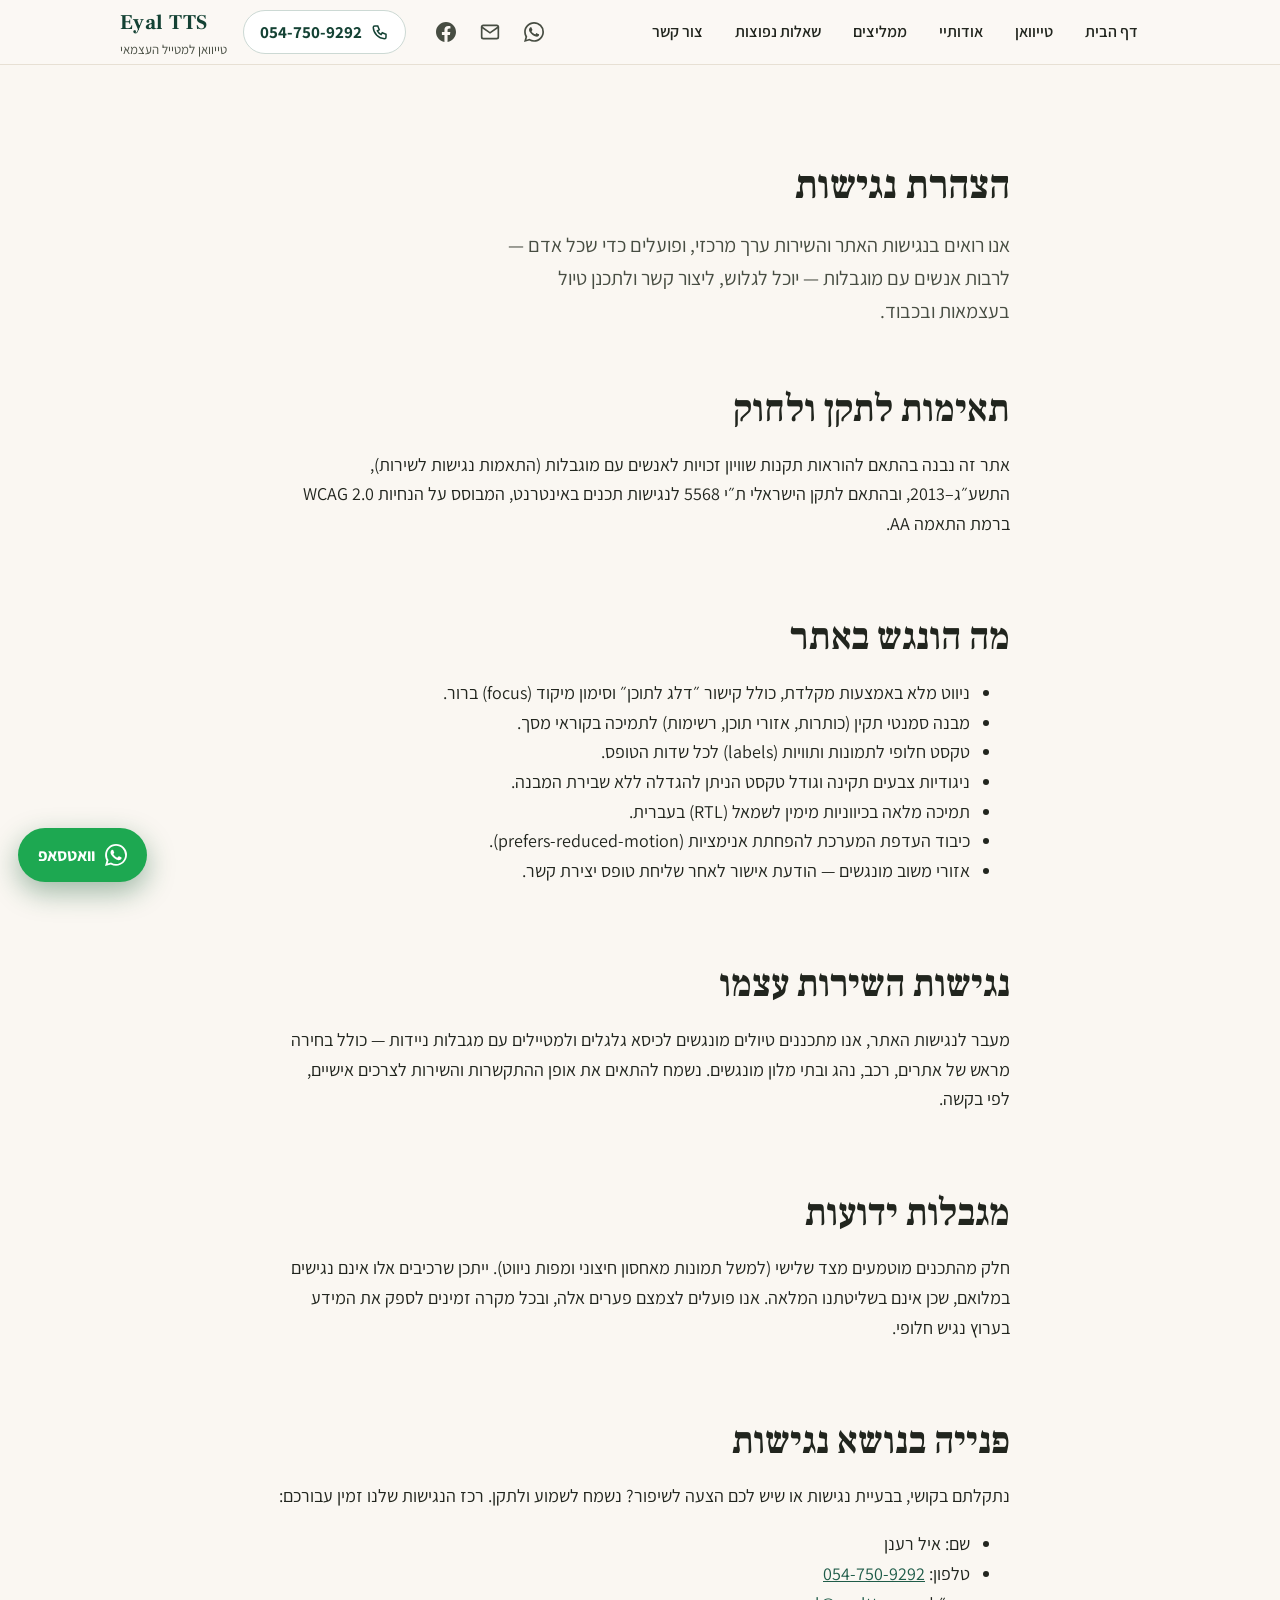
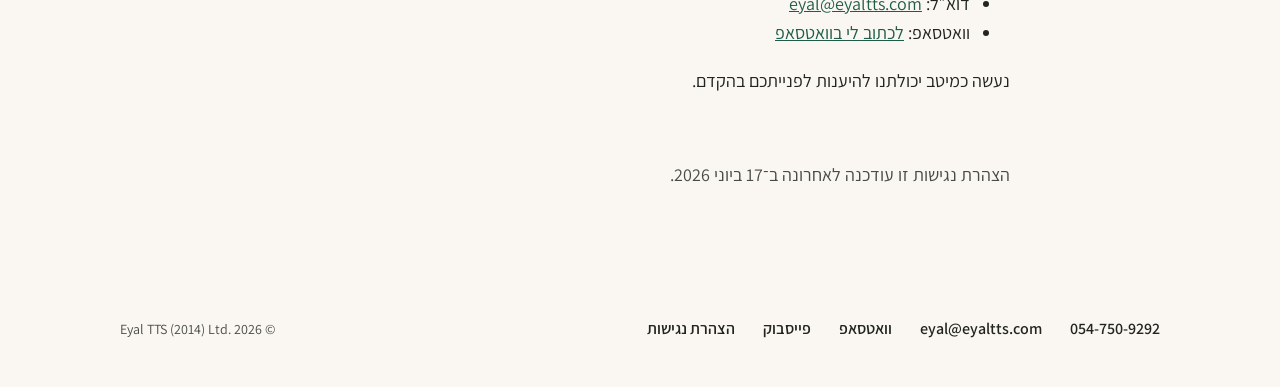
<file: accessibility.html>
<!DOCTYPE html>
<html lang="he" dir="rtl">
<head>
<meta charset="UTF-8">
<meta name="viewport" content="width=device-width, initial-scale=1.0">
<title>הצהרת נגישות – Eyal TTS, טיול עצמאי בטייוואן</title>
<meta name="description" content="הצהרת הנגישות של אתר Eyal TTS — מחויבות לנגישות לפי תקנות שוויון זכויות לאנשים עם מוגבלות ות״י 5568 (WCAG 2.0 רמה AA). פרטי רכז נגישות ודרכי פנייה.">
<meta name="robots" content="index, follow, max-image-preview:large, max-snippet:-1">
<meta name="author" content="איל רענן · Eyal TTS">
<link rel="canonical" href="https://www.eyaltts.com/accessibility">
<link rel="alternate" type="text/plain" href="https://www.eyaltts.com/llms.txt" title="LLM Summary">
<link rel="alternate" hreflang="he" href="https://www.eyaltts.com/accessibility">
<link rel="alternate" hreflang="x-default" href="https://www.eyaltts.com/accessibility">
<meta property="og:type" content="website">
<meta property="og:site_name" content="Eyal TTS">
<meta property="og:locale" content="he_IL">
<meta property="og:title" content="הצהרת נגישות – Eyal TTS, טיול עצמאי בטייוואן">
<meta property="og:description" content="הצהרת הנגישות של אתר Eyal TTS — מחויבות לנגישות לפי תקנות שוויון זכויות לאנשים עם מוגבלות ות״י 5568 (WCAG 2.0 רמה AA).">
<meta property="og:url" content="https://www.eyaltts.com/accessibility">
<meta property="og:image" content="https://static.wixstatic.com/media/65e506_abe49775fb5849b79ac37eda87bf4d67~mv2.jpg/v1/fill/w_1200,h_630,al_c,q_85,enc_avif,quality_auto/header2025.jpg">
<meta property="og:image:width" content="1200">
<meta property="og:image:height" content="630">
<meta property="og:image:alt" content="Eyal TTS — טיול עצמאי בטייוואן">
<meta name="twitter:card" content="summary_large_image">
<meta name="twitter:title" content="הצהרת נגישות – Eyal TTS">
<meta name="twitter:description" content="הצהרת הנגישות של אתר Eyal TTS — מחויבות לנגישות לפי תקנות שוויון זכויות לאנשים עם מוגבלות ות״י 5568.">
<meta name="twitter:image" content="https://static.wixstatic.com/media/65e506_abe49775fb5849b79ac37eda87bf4d67~mv2.jpg/v1/fill/w_1200,h_630,al_c,q_85,enc_avif,quality_auto/header2025.jpg">
<meta name="theme-color" content="#1F5C49">
<link rel="icon" href="favicon.svg" type="image/svg+xml">
<link rel="apple-touch-icon" href="favicon.svg">
<link rel="preconnect" href="https://fonts.googleapis.com">
<link rel="preconnect" href="https://fonts.gstatic.com" crossorigin="anonymous">
<link href="https://fonts.googleapis.com/css2?family=Assistant:wght@400;600;700&amp;family=Frank+Ruhl+Libre:wght@500;700&amp;display=swap" rel="stylesheet">
<link rel="stylesheet" href="styles.css">
<script type="application/ld+json">
{
  "@context": "https://schema.org",
  "@graph": [
    {
      "@type": "WebPage",
      "@id": "https://www.eyaltts.com/accessibility",
      "url": "https://www.eyaltts.com/accessibility",
      "name": "הצהרת נגישות – Eyal TTS",
      "inLanguage": "he",
      "description": "הצהרת הנגישות של אתר Eyal TTS, לפי תקנות שוויון זכויות לאנשים עם מוגבלות ות״י 5568 (WCAG 2.0 AA).",
      "isPartOf": { "@id": "https://www.eyaltts.com/#website" }
    },
    {
      "@type": "BreadcrumbList",
      "itemListElement": [
        { "@type": "ListItem", "position": 1, "name": "דף הבית", "item": "https://www.eyaltts.com/" },
        { "@type": "ListItem", "position": 2, "name": "הצהרת נגישות", "item": "https://www.eyaltts.com/accessibility" }
      ]
    }
  ]
}
</script>
</head>
<body>
<a class="skip-link" href="#top">דלג לתוכן</a>

<input class="nav-toggle-cb" type="checkbox" id="nav-toggle">
<header class="site-header" data-screen-label="Header">
  <div class="wrap">
    <label class="nav-toggle" for="nav-toggle" role="button" aria-label="פתח תפריט" aria-controls="main-nav"><svg class="icon-open" width="22" height="22" viewBox="0 0 24 24" fill="none" stroke="currentColor" stroke-width="2.2" stroke-linecap="round" aria-hidden="true"><line x1="3" y1="6" x2="21" y2="6"></line><line x1="3" y1="12" x2="21" y2="12"></line><line x1="3" y1="18" x2="21" y2="18"></line></svg><svg class="icon-close" width="22" height="22" viewBox="0 0 24 24" fill="none" stroke="currentColor" stroke-width="2.2" stroke-linecap="round" aria-hidden="true"><line x1="5" y1="5" x2="19" y2="19"></line><line x1="19" y1="5" x2="5" y2="19"></line></svg></label>
    <nav class="main-nav" id="main-nav" aria-label="ניווט ראשי">
      <a href="index.html">דף הבית</a>
      <a href="taiwan.html">טייוואן</a>
      <a href="eyalraanan.html">אודותיי</a>
      <a href="reviews.html">ממליצים</a>
      <a href="faq.html">שאלות נפוצות</a>
      <a href="contact.html">צור קשר</a>
    </nav>
    <div class="header-icons">
      <a class="h-icon" href="https://wa.me/972547509292?text=%D7%A9%D7%9C%D7%95%D7%9D%20%D7%90%D7%99%D7%9C%2C%20%D7%90%D7%A9%D7%9E%D7%97%20%D7%9C%D7%A9%D7%9E%D7%95%D7%A2%20%D7%A2%D7%9C%20%D7%AA%D7%9B%D7%A0%D7%95%D7%9F%20%D7%98%D7%99%D7%95%D7%9C%20%D7%9C%D7%98%D7%99%D7%99%D7%95%D7%95%D7%90%D7%9F" aria-label="וואטסאפ — כתבו לי">
        <svg width="20" height="20" viewBox="0 0 24 24" fill="currentColor" aria-hidden="true"><path d="M17.472 14.382c-.297-.149-1.758-.867-2.03-.967-.273-.099-.471-.148-.67.15-.197.297-.767.966-.94 1.164-.173.199-.347.223-.644.075-.297-.15-1.255-.463-2.39-1.475-.883-.788-1.48-1.761-1.653-2.059-.173-.297-.018-.458.13-.606.134-.133.298-.347.446-.52.149-.174.198-.298.298-.497.099-.198.05-.371-.025-.52-.075-.149-.669-1.612-.916-2.207-.242-.579-.487-.5-.669-.51-.173-.008-.371-.01-.57-.01-.198 0-.52.074-.792.372-.272.297-1.04 1.016-1.04 2.479 0 1.462 1.065 2.875 1.213 3.074.149.198 2.096 3.2 5.077 4.487.709.306 1.262.489 1.694.625.712.227 1.36.195 1.872.118.571-.085 1.758-.719 2.006-1.413.248-.694.248-1.289.173-1.413-.074-.124-.272-.198-.57-.347m-5.421 7.403h-.004a9.87 9.87 0 01-5.031-1.378l-.361-.214-3.741.982.998-3.648-.235-.374a9.86 9.86 0 01-1.51-5.26c.001-5.45 4.436-9.884 9.888-9.884 2.64 0 5.122 1.03 6.988 2.898a9.825 9.825 0 012.893 6.994c-.003 5.45-4.437 9.885-9.885 9.885M20.52 3.449C18.24 1.245 15.24 0 12.045 0 5.463 0 .104 5.359.101 11.946c0 2.096.547 4.142 1.588 5.945L0 24l6.335-1.652a11.882 11.882 0 005.71 1.448h.005c6.585 0 11.946-5.359 11.949-11.945a11.821 11.821 0 00-3.479-8.404"/></svg>
        <span class="h-tooltip">כתבו לי בוואטסאפ</span>
      </a>
      <a class="h-icon" href="mailto:eyal@eyaltts.com" aria-label="שלחו מייל">
        <svg width="20" height="20" viewBox="0 0 24 24" fill="none" stroke="currentColor" stroke-width="2" stroke-linecap="round" aria-hidden="true"><path d="M4 4h16c1.1 0 2 .9 2 2v12c0 1.1-.9 2-2 2H4c-1.1 0-2-.9-2-2V6c0-1.1.9-2 2-2z"/><polyline points="22,6 12,13 2,6"/></svg>
        <span class="h-tooltip" dir="ltr">eyal@eyaltts.com</span>
      </a>
      <a class="h-icon" href="https://www.facebook.com/eyal.raanan.2025" target="_blank" rel="noopener noreferrer" aria-label="פייסבוק">
        <svg width="20" height="20" viewBox="0 0 24 24" fill="currentColor" aria-hidden="true"><path d="M24 12.073c0-6.627-5.373-12-12-12s-12 5.373-12 12c0 5.99 4.388 10.954 10.125 11.854v-8.385H7.078v-3.47h3.047V9.43c0-3.007 1.792-4.669 4.533-4.669 1.312 0 2.686.235 2.686.235v2.953H15.83c-1.491 0-1.956.925-1.956 1.874v2.25h3.328l-.532 3.47h-2.796v8.385C19.612 23.027 24 18.062 24 12.073z"/></svg>
        <span class="h-tooltip">עקבו בפייסבוק</span>
      </a>
    </div>
    <a class="header-phone" href="tel:+972547509292">
      <svg width="18" height="18" viewBox="0 0 24 24" fill="none" stroke="currentColor" stroke-width="2" stroke-linecap="round" aria-hidden="true"><path d="M5 4h4l2 5-2.5 1.5a12 12 0 0 0 5 5L15 13l5 2v4a2 2 0 0 1-2 2A16 16 0 0 1 3 6a2 2 0 0 1 2-2"></path></svg>
      <span class="ltr">054-750-9292</span>
    </a>
    <a class="logo" href="index.html" aria-label="Eyal TTS — דף הבית">
      <span class="logo-en ltr">Eyal TTS</span>
      <span class="logo-he">טייוואן למטייל העצמאי</span>
    </a>
  </div>
</header>
<label class="nav-backdrop" for="nav-toggle" aria-hidden="true"></label>

<main id="top">

<section class="section">
  <div class="wrap wrap-narrow">
    <h1 class="page-h1">הצהרת נגישות</h1>
    <p class="section-lede">אנו רואים בנגישות האתר והשירות ערך מרכזי, ופועלים כדי שכל אדם — לרבות אנשים עם מוגבלות — יוכל לגלוש, ליצור קשר ולתכנן טיול בעצמאות ובכבוד.</p>

    <div class="values-stack">
      <div>
        <h2>תאימות לתקן ולחוק</h2>
        <p>אתר זה נבנה בהתאם להוראות תקנות שוויון זכויות לאנשים עם מוגבלות (התאמות נגישות לשירות), התשע״ג–2013, ובהתאם לתקן הישראלי ת״י 5568 לנגישות תכנים באינטרנט, המבוסס על הנחיות <span class="ltr">WCAG 2.0</span> ברמת התאמה <span class="ltr">AA</span>.</p>
      </div>

      <div>
        <h2>מה הונגש באתר</h2>
        <ul>
          <li>ניווט מלא באמצעות מקלדת, כולל קישור ״דלג לתוכן״ וסימון מיקוד (focus) ברור.</li>
          <li>מבנה סמנטי תקין (כותרות, אזורי תוכן, רשימות) לתמיכה בקוראי מסך.</li>
          <li>טקסט חלופי לתמונות ותוויות (labels) לכל שדות הטופס.</li>
          <li>ניגודיות צבעים תקינה וגודל טקסט הניתן להגדלה ללא שבירת המבנה.</li>
          <li>תמיכה מלאה בכיווניות מימין לשמאל (RTL) בעברית.</li>
          <li>כיבוד העדפת המערכת להפחתת אנימציות (<span class="ltr">prefers-reduced-motion</span>).</li>
          <li>אזורי משוב מונגשים — הודעת אישור לאחר שליחת טופס יצירת קשר.</li>
        </ul>
      </div>

      <div>
        <h2>נגישות השירות עצמו</h2>
        <p>מעבר לנגישות האתר, אנו מתכננים טיולים מונגשים לכיסא גלגלים ולמטיילים עם מגבלות ניידות — כולל בחירה מראש של אתרים, רכב, נהג ובתי מלון מונגשים. נשמח להתאים את אופן ההתקשרות והשירות לצרכים אישיים, לפי בקשה.</p>
      </div>

      <div>
        <h2>מגבלות ידועות</h2>
        <p>חלק מהתכנים מוטמעים מצד שלישי (למשל תמונות מאחסון חיצוני ומפות ניווט). ייתכן שרכיבים אלו אינם נגישים במלואם, שכן אינם בשליטתנו המלאה. אנו פועלים לצמצם פערים אלה, ובכל מקרה זמינים לספק את המידע בערוץ נגיש חלופי.</p>
      </div>

      <div>
        <h2>פנייה בנושא נגישות</h2>
        <p>נתקלתם בקושי, בבעיית נגישות או שיש לכם הצעה לשיפור? נשמח לשמוע ולתקן. רכז הנגישות שלנו זמין עבורכם:</p>
        <ul>
          <li>שם: איל רענן</li>
          <li>טלפון: <a class="ltr" href="tel:+972547509292">054-750-9292</a></li>
          <li>דוא״ל: <a class="ltr" href="mailto:eyal@eyaltts.com">eyal@eyaltts.com</a></li>
          <li>וואטסאפ: <a href="https://wa.me/972547509292?text=שלום%20איל,%20יש%20לי%20פנייה%20בנושא%20נגישות">לכתוב לי בוואטסאפ</a></li>
        </ul>
        <p>נעשה כמיטב יכולתנו להיענות לפנייתכם בהקדם.</p>
      </div>

      <div>
        <p class="text-soft">הצהרת נגישות זו עודכנה לאחרונה ב־17 ביוני 2026.</p>
      </div>
    </div>
  </div>
</section>

</main>

<footer class="site-footer" data-screen-label="Footer">
  <div class="wrap">
    <a href="tel:+972547509292"><span class="ltr">054-750-9292</span></a>
    <a href="mailto:eyal@eyaltts.com"><span class="ltr">eyal@eyaltts.com</span></a>
    <a href="https://wa.me/972547509292?text=שלום%20איל,%20אשמח%20לשמוע%20על%20תכנון%20טיול%20לטייוואן">וואטסאפ</a>
    <a href="https://www.facebook.com/eyal.raanan.2025" target="_blank" rel="noopener noreferrer">פייסבוק</a>
    <a href="accessibility.html" aria-current="page">הצהרת נגישות</a>
    <span class="copyright">© 2026 <span class="ltr">Eyal TTS (2014) Ltd.</span></span>
  </div>
</footer>

<a class="wa-float" href="https://wa.me/972547509292?text=שלום%20איל,%20אשמח%20לשמוע%20על%20תכנון%20טיול%20לטייוואן" aria-label="שיחה בוואטסאפ">
  <svg width="22" height="22" viewBox="0 0 24 24" fill="currentColor" aria-hidden="true"><path d="M17.472 14.382c-.297-.149-1.758-.867-2.03-.967-.273-.099-.471-.148-.67.15-.197.297-.767.966-.94 1.164-.173.199-.347.223-.644.075-.297-.15-1.255-.463-2.39-1.475-.883-.788-1.48-1.761-1.653-2.059-.173-.297-.018-.458.13-.606.134-.133.298-.347.446-.52.149-.174.198-.298.298-.497.099-.198.05-.371-.025-.52-.075-.149-.669-1.612-.916-2.207-.242-.579-.487-.5-.669-.51-.173-.008-.371-.01-.57-.01-.198 0-.52.074-.792.372-.272.297-1.04 1.016-1.04 2.479 0 1.462 1.065 2.875 1.213 3.074.149.198 2.096 3.2 5.077 4.487.709.306 1.262.489 1.694.625.712.227 1.36.195 1.872.118.571-.085 1.758-.719 2.006-1.413.248-.694.248-1.289.173-1.413-.074-.124-.272-.198-.57-.347m-5.421 7.403h-.004a9.87 9.87 0 01-5.031-1.378l-.361-.214-3.741.982.998-3.648-.235-.374a9.86 9.86 0 01-1.51-5.26c.001-5.45 4.436-9.884 9.888-9.884 2.64 0 5.122 1.03 6.988 2.898a9.825 9.825 0 012.893 6.994c-.003 5.45-4.437 9.885-9.885 9.885M20.52 3.449C18.24 1.245 15.24 0 12.045 0 5.463 0 .104 5.359.101 11.946c0 2.096.547 4.142 1.588 5.945L0 24l6.335-1.652a11.882 11.882 0 005.71 1.448h.005c6.585 0 11.946-5.359 11.949-11.945a11.821 11.821 0 00-3.479-8.404"></path></svg>
  <span>וואטסאפ</span>
</a>

</body>
</html>
</file>
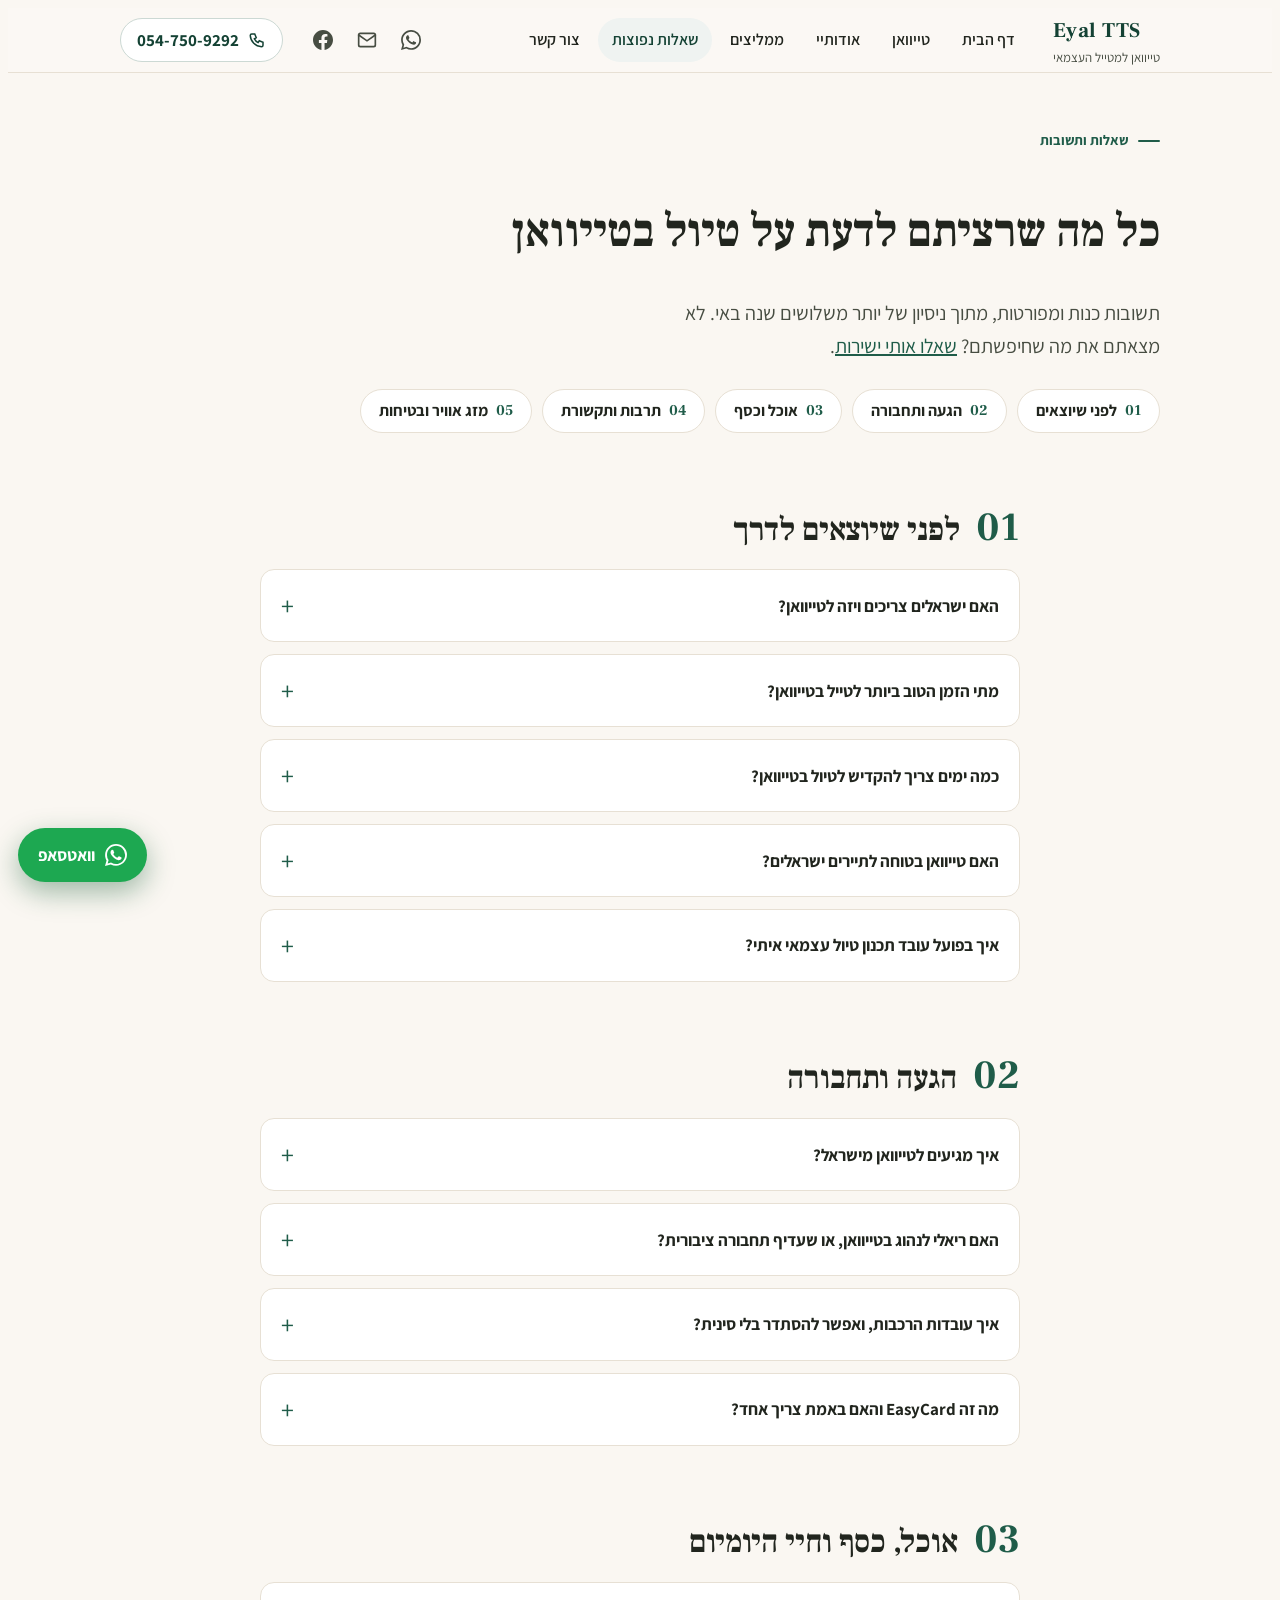
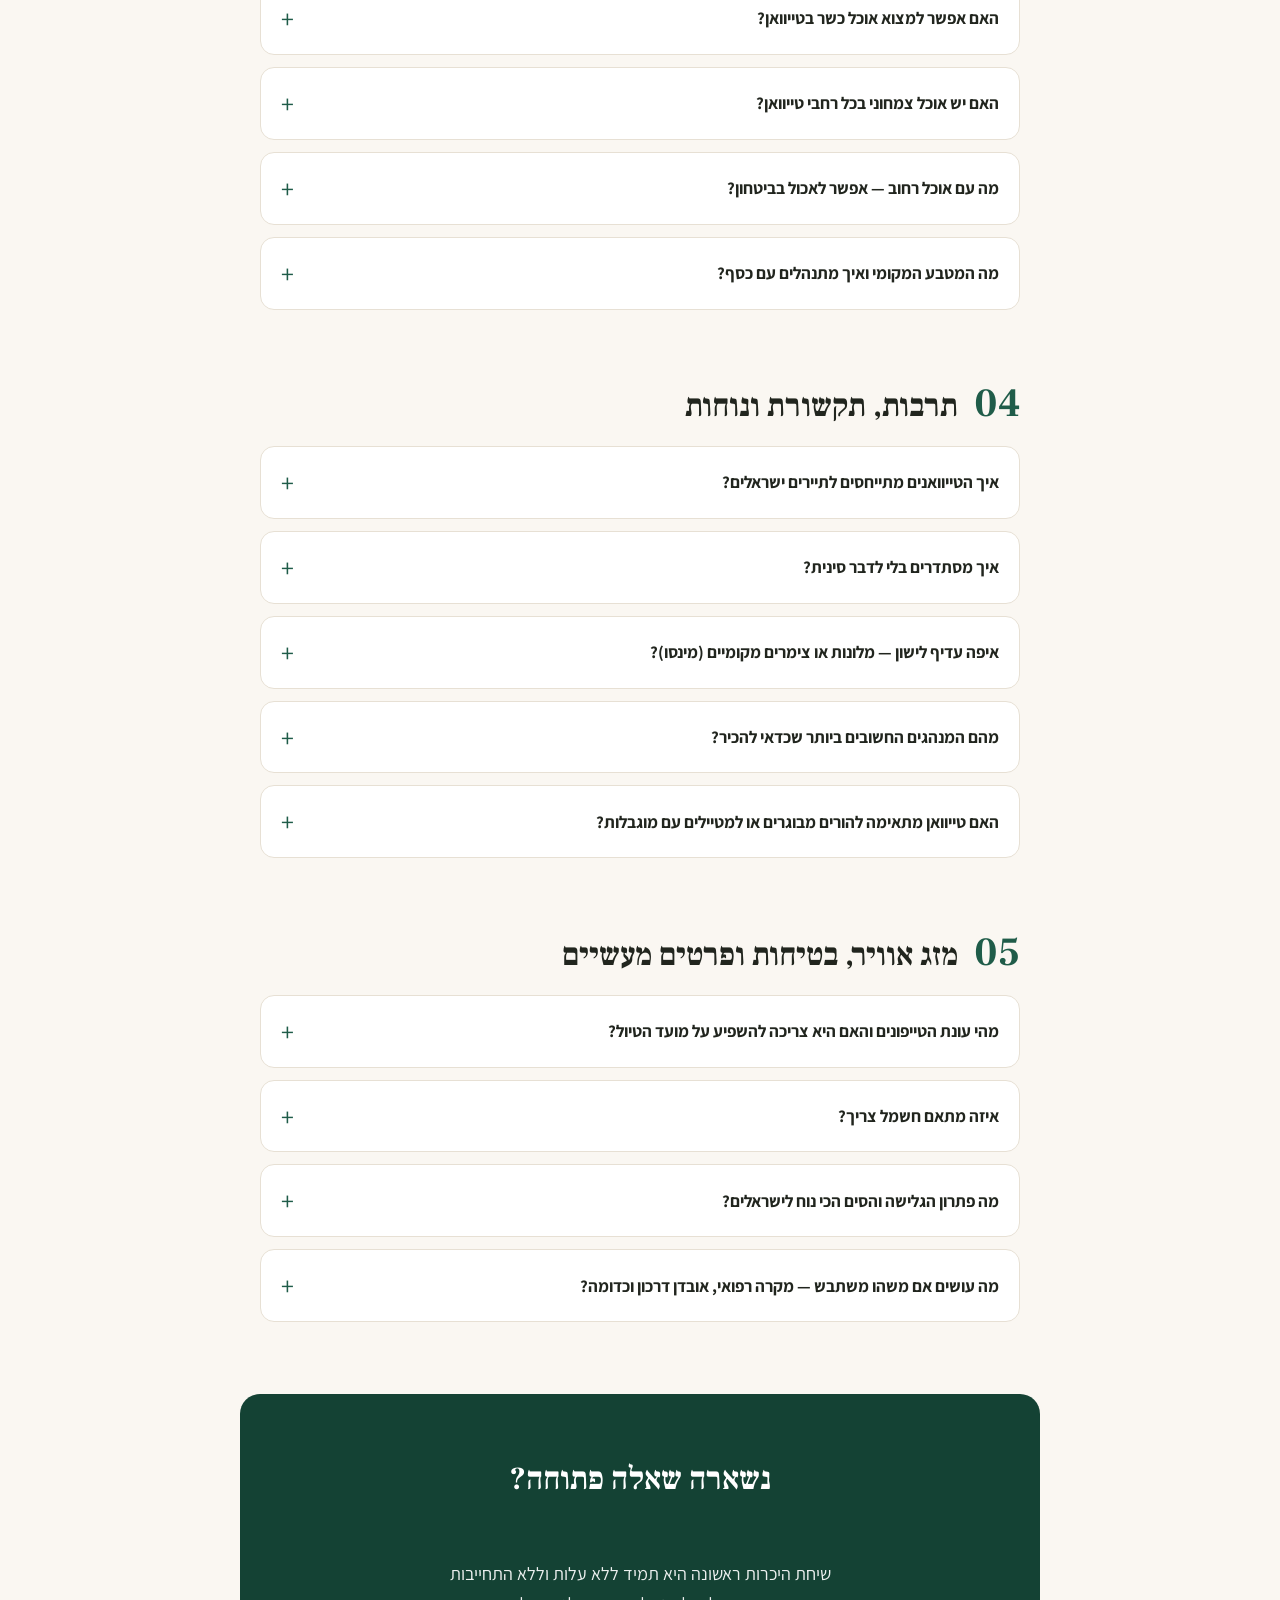
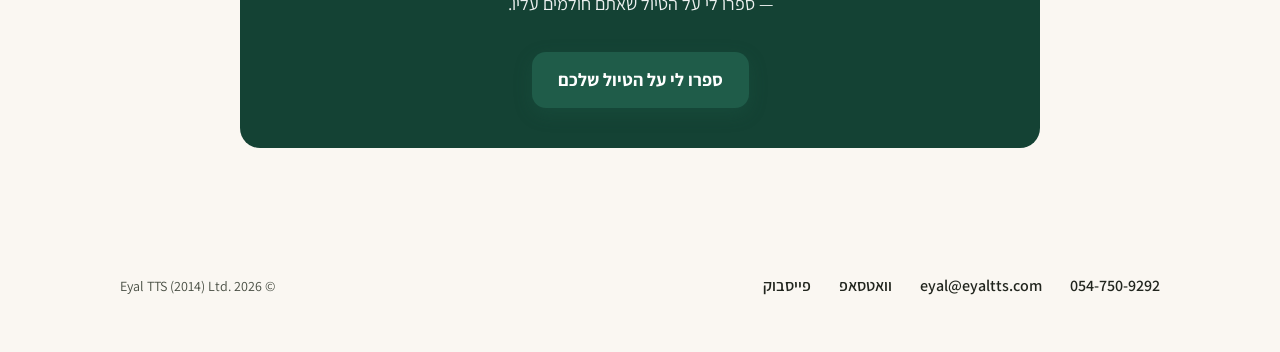
<file: Eyal TTS FAQ.html>
<!DOCTYPE html>
<html lang="he" dir="rtl">
<head>
<meta charset="UTF-8"></meta>
<meta name="viewport" content="width=device-width, initial-scale=1.0"></meta>
<title>שאלות ותשובות — Eyal TTS | טיול עצמאי בטייוואן</title>
<meta name="description" content="22 שאלות ותשובות על טיול עצמאי בטייוואן — שפה, ביטחון, עלויות, התאמה למבוגרים ועוד. תשובות ישירות וברורות."></meta>
<meta name="robots" content="index, follow, max-image-preview:large, max-snippet:-1"></meta>
<meta name="author" content="איל רענן · Eyal TTS"></meta>
<link rel="canonical" href="https://www.eyaltts.com/faq"></link>
<link rel="alternate" hreflang="he" href="https://www.eyaltts.com/faq"></link>
<link rel="alternate" hreflang="en" href="https://www.eyaltts.com/faq?lang=en"></link>
<link rel="alternate" hreflang="x-default" href="https://www.eyaltts.com/faq"></link>
<meta property="og:type" content="website"></meta>
<meta property="og:site_name" content="Eyal TTS"></meta>
<meta property="og:locale" content="he_IL"></meta>
<meta property="og:title" content="שאלות ותשובות — Eyal TTS | טיול עצמאי בטייוואן"></meta>
<meta property="og:description" content="22 שאלות ותשובות על טיול עצמאי בטייוואן — שפה, ביטחון, עלויות, התאמה למבוגרים ועוד. תשובות ישירות וברורות."></meta>
<meta property="og:url" content="https://www.eyaltts.com/faq"></meta>
<meta property="og:image" content="https://static.wixstatic.com/media/65e506_abe49775fb5849b79ac37eda87bf4d67~mv2.jpg/v1/fill/w_1200,h_960,al_c,q_85,enc_avif,quality_auto/header2025.jpg"></meta>
<meta name="twitter:card" content="summary_large_image"></meta>
<meta name="twitter:title" content="שאלות ותשובות — Eyal TTS | טיול עצמאי בטייוואן"></meta>
<meta name="twitter:description" content="22 שאלות ותשובות על טיול עצמאי בטייוואן — שפה, ביטחון, עלויות, התאמה למבוגרים ועוד. תשובות ישירות וברורות."></meta>
<meta name="twitter:image" content="https://static.wixstatic.com/media/65e506_abe49775fb5849b79ac37eda87bf4d67~mv2.jpg/v1/fill/w_1200,h_960,al_c,q_85,enc_avif,quality_auto/header2025.jpg"></meta>
<meta name="theme-color" content="#1F5C49"></meta>
<link rel="preconnect" href="https://fonts.googleapis.com"></link>
<link rel="preconnect" href="https://fonts.gstatic.com" crossorigin="anonymous"></link>
<link href="https://fonts.googleapis.com/css2?family=Assistant:wght@400;600;700&amp;family=Frank+Ruhl+Libre:wght@500;700&amp;family=Noto+Serif+Hebrew:wght@600;700&amp;family=Heebo:wght@600;700&amp;display=swap" rel="stylesheet"></link>
<link rel="stylesheet" href="eyal-styles.css"></link>
<script src="nav.js" defer></script>
</head>
<body>

<!-- ===== Header ===== -->
<header class="site-header" data-screen-label="Header">
  <div class="wrap">
    <a class="logo" href="Eyal TTS Homepage.html" aria-label="Eyal TTS — דף הבית">
      <span class="logo-en ltr">Eyal TTS</span>
      <span class="logo-he">טייוואן למטייל העצמאי</span>
    </a>
    <nav class="main-nav" id="main-nav" aria-label="ניווט ראשי">
      <a href="Eyal TTS Homepage.html">דף הבית</a>
      <a href="Eyal TTS Taiwan.html">טייוואן</a>
      <a href="Eyal TTS About.html">אודותיי</a>
      <a href="Eyal TTS Testimonials.html">ממליצים</a>
      <a href="#top" aria-current="page">שאלות נפוצות</a>
      <a href="Eyal TTS Contact.html">צור קשר</a>
    </nav>
    <div class="header-icons">
      <a class="h-icon" href="https://wa.me/972547509292?text=%D7%A9%D7%9C%D7%95%D7%9D%20%D7%90%D7%99%D7%9C%2C%20%D7%90%D7%A9%D7%9E%D7%97%20%D7%9C%D7%A9%D7%9E%D7%95%D7%A2%20%D7%A2%D7%9C%20%D7%AA%D7%9B%D7%A0%D7%95%D7%9F%20%D7%98%D7%99%D7%95%D7%9C%20%D7%9C%D7%98%D7%99%D7%99%D7%95%D7%95%D7%90%D7%9F" aria-label="וואטסאפ — כתבו לי" class="h-wa">
        <svg width="20" height="20" viewBox="0 0 24 24" fill="currentColor" aria-hidden="true"><path d="M17.472 14.382c-.297-.149-1.758-.867-2.03-.967-.273-.099-.471-.148-.67.15-.197.297-.767.966-.94 1.164-.173.199-.347.223-.644.075-.297-.15-1.255-.463-2.39-1.475-.883-.788-1.48-1.761-1.653-2.059-.173-.297-.018-.458.13-.606.134-.133.298-.347.446-.52.149-.174.198-.298.298-.497.099-.198.05-.371-.025-.52-.075-.149-.669-1.612-.916-2.207-.242-.579-.487-.5-.669-.51-.173-.008-.371-.01-.57-.01-.198 0-.52.074-.792.372-.272.297-1.04 1.016-1.04 2.479 0 1.462 1.065 2.875 1.213 3.074.149.198 2.096 3.2 5.077 4.487.709.306 1.262.489 1.694.625.712.227 1.36.195 1.872.118.571-.085 1.758-.719 2.006-1.413.248-.694.248-1.289.173-1.413-.074-.124-.272-.198-.57-.347m-5.421 7.403h-.004a9.87 9.87 0 01-5.031-1.378l-.361-.214-3.741.982.998-3.648-.235-.374a9.86 9.86 0 01-1.51-5.26c.001-5.45 4.436-9.884 9.888-9.884 2.64 0 5.122 1.03 6.988 2.898a9.825 9.825 0 012.893 6.994c-.003 5.45-4.437 9.885-9.885 9.885M20.52 3.449C18.24 1.245 15.24 0 12.045 0 5.463 0 .104 5.359.101 11.946c0 2.096.547 4.142 1.588 5.945L0 24l6.335-1.652a11.882 11.882 0 005.71 1.448h.005c6.585 0 11.946-5.359 11.949-11.945a11.821 11.821 0 00-3.479-8.404"/></svg>
        <span class="h-tooltip">כתבו לי בוואטסאפ</span>
      </a>
      <a class="h-icon" href="mailto:eyal@eyaltts.com" aria-label="שלחו מייל">
        <svg width="20" height="20" viewBox="0 0 24 24" fill="none" stroke="currentColor" stroke-width="2" stroke-linecap="round" aria-hidden="true"><path d="M4 4h16c1.1 0 2 .9 2 2v12c0 1.1-.9 2-2 2H4c-1.1 0-2-.9-2-2V6c0-1.1.9-2 2-2z"/><polyline points="22,6 12,13 2,6"/></svg>
        <span class="h-tooltip" dir="ltr">eyal@eyaltts.com</span>
      </a>
      <a class="h-icon" href="https://www.facebook.com/eyal.raanan.2025" target="_blank" rel="noopener noreferrer" aria-label="פייסבוק">
        <svg width="20" height="20" viewBox="0 0 24 24" fill="currentColor" aria-hidden="true"><path d="M24 12.073c0-6.627-5.373-12-12-12s-12 5.373-12 12c0 5.99 4.388 10.954 10.125 11.854v-8.385H7.078v-3.47h3.047V9.43c0-3.007 1.792-4.669 4.533-4.669 1.312 0 2.686.235 2.686.235v2.953H15.83c-1.491 0-1.956.925-1.956 1.874v2.25h3.328l-.532 3.47h-2.796v8.385C19.612 23.027 24 18.062 24 12.073z"/></svg>
        <span class="h-tooltip">עקבו בפייסבוק</span>
      </a>
    </div>
    <a class="header-phone" href="tel:+972547509292">
      <svg width="18" height="18" viewBox="0 0 24 24" fill="none" stroke="currentColor" stroke-width="2" stroke-linecap="round" aria-hidden="true"><path d="M5 4h4l2 5-2.5 1.5a12 12 0 0 0 5 5L15 13l5 2v4a2 2 0 0 1-2 2A16 16 0 0 1 3 6a2 2 0 0 1 2-2"></path></svg>
      <span class="ltr">054-750-9292</span>
    </a>
    <button class="nav-toggle" id="nav-toggle" aria-label="פתח תפריט" aria-expanded="false"><svg width="22" height="22" viewBox="0 0 24 24" fill="none" stroke="currentColor" stroke-width="2.2" stroke-linecap="round" aria-hidden="true"><line x1="3" y1="6" x2="21" y2="6"></line><line x1="3" y1="12" x2="21" y2="12"></line><line x1="3" y1="18" x2="21" y2="18"></line></svg></button>
  </div>
</header>
<div class="nav-backdrop" id="nav-backdrop" aria-hidden="true"></div>

<main id="top">

<!-- ===== FAQ hero ===== -->
<section class="faq-hero" data-screen-label="FAQ hero">
  <div class="wrap">
    <span class="kicker">שאלות ותשובות</span>
    <h1>כל מה שרציתם לדעת על טיול בטייוואן</h1>
    <p class="section-lede">תשובות כנות ומפורטות, מתוך ניסיון של יותר משלושים שנה באי. לא מצאתם את מה שחיפשתם? <a href="Eyal TTS Homepage.html#contact">שאלו אותי ישירות</a>.</p>
    <nav class="cat-nav" aria-label="קפיצה לפרק">
      <a href="#cat-1"><span class="cat-n">01</span> לפני שיוצאים</a>
      <a href="#cat-2"><span class="cat-n">02</span> הגעה ותחבורה</a>
      <a href="#cat-3"><span class="cat-n">03</span> אוכל וכסף</a>
      <a href="#cat-4"><span class="cat-n">04</span> תרבות ותקשורת</a>
      <a href="#cat-5"><span class="cat-n">05</span> מזג אוויר ובטיחות</a>
    </nav>
  </div>
</section>

<!-- ===== Category 1 ===== -->
<section class="faq-cat" id="cat-1" data-screen-label="FAQ: Before you go">
  <div class="wrap">
    <div class="cat-head">
      <span class="cat-num" aria-hidden="true">01</span>
      <h2>לפני שיוצאים לדרך</h2>
    </div>
    <div class="faq-list">
      <details>
        <summary>האם ישראלים צריכים ויזה לטייוואן?</summary>
        <p>לא. ישראלים נכנסים לטייוואן ללא ויזה לתקופה של עד 3 חודשים, בכפוף לתנאים הבאים:</p>
        <ul>
          <li>דרכון ישראלי בתוקף של לפחות 6 חודשים קדימה</li>
          <li>הצגת כרטיס טיסה ליציאה מטייוואן במעמד הכניסה</li>
          <li>מקום לינה מוזמן לפחות ללילה הראשון</li>
          <li>מילוי טופס הגירה מקוון במהלך 3 הימים שלפני הכניסה — <a href="https://www.roc-taiwan.org/il_en/post/5101.html" class="ltr">בקישור הזה</a></li>
        </ul>
        <p class="answer-note">מטיילים שיוצאים דרכי מקבלים תזכורת ועזרה במילוי הטופס — בלי הפתעות בירוקרטיות.</p>
      </details>
      <details>
        <summary>מתי הזמן הטוב ביותר לטייל בטייוואן?</summary>
        <p>אפשר לבקר בטייוואן כל השנה, אבל אני ממליץ שלא לטייל בין מאי לאוגוסט: החודשים האלה חמים, הלחות גבוהה מאוד, ויש סיכוי שסופת טייפון תשבית את הטיול למספר ימים. לפעמים העונה הזו נמשכת אפילו עד ספטמבר.</p>
      </details>
      <details>
        <summary>כמה ימים צריך להקדיש לטיול בטייוואן?</summary>
        <p>אם אתם באים רק לטייל — נדרשים לפחות 17 ימים נטו (לא כולל יום ההגעה ויום החזרה), וזאת כשמדובר בטיול הכולל נהיגה עצמית מחוץ לעיר.</p>
        <p>הגעתם לטייוואן במסגרת העבודה ונשארו לכם ימים פנויים? בכל יום פנוי אפשר למצוא מה לעשות — או לתכנן חלק קטן מהאי לפי הימים שנשארו.</p>
      </details>
      <details>
        <summary>האם טייוואן בטוחה לתיירים ישראלים?</summary>
        <p>טייוואן נעימה מאוד לזרים, ובמיוחד לישראלים — ולכן בטוחה מאוד. הטייוואנים עדינים, אדיבים ושקטים, ושווה להכיר את כללי המקום: אין ויכוח על מחירים ואין משא ומתן — המחיר שקיבלתם בחנות או בשוק הלילה הוא מחיר סופי, גם אם בדוכן סמוך ראיתם מחיר נמוך יותר. אתם לא בהודו, בתאילנד או בסין.</p>
        <p>בזמן ארוחת צהריים אין עסקים (גם אם באתם לקנות את כל החנות), וכך גם כשהחנות לקראת סגירה. ובונוס מפתיע: אין זיופי מותגים — אם הכיתוב של המותג כתוב נכון, זה מקורי.</p>
      </details>
      <details>
        <summary>איך בפועל עובד תכנון טיול עצמאי איתי?</summary>
        <p>הכול מתחיל בפגישה אצלי: אתם מקבלים סקירה על טייוואן, ואני מקבל רקע עליכם — מסגרת הזמן, כמות האנשים, העדפות בטיול, מגבלות פיזיולוגיות אם יש, שילוב נהיגה עצמית, רמת מלונות נדרשת ועוד — כדי שהטיול יהיה תפור בדיוק עליכם.</p>
        <p>על סמך הפגישה אני בונה את שלד הטיול. אחרי כשבוע תקבלו רשימת מלונות מומלצים בהתאם למסלול ולוח זמנים להזמנת רכב. אתם מזמינים (דרך Booking, Agoda או כל אתר אחר) ושולחים אליי את האישורים לבדיקה.</p>
        <p>כשכל הנתונים בידיים, אני כותב את חוברת הטיול: יום אחר יום, הסברי הגעה ממקום למקום עד המלון הבא (החל מאיסוף משדה התעופה אם תרצו), ניווט בעזרת גוגל מפות בנייד והסברים על האתרים. אתם יוצאים מצוידים בכל החומר.</p>
        <p>ובמהלך הטיול עצמו — אני אתכם בקשר בוואטסאפ: תומך, עונה על שאלות ומוודא שהגעתם לכל מקום. החוברת חוזרת אליי כשבוע אחרי החזרה לארץ.</p>
      </details>
    </div>
  </div>
</section>

<!-- ===== Category 2 ===== -->
<section class="faq-cat" id="cat-2" data-screen-label="FAQ: Getting around">
  <div class="wrap">
    <div class="cat-head">
      <span class="cat-num" aria-hidden="true">02</span>
      <h2>הגעה ותחבורה</h2>
    </div>
    <div class="faq-list">
      <details>
        <summary>איך מגיעים לטייוואן מישראל?</summary>
        <p>עדיין אין טיסות ישירות לטייוואן, ולכן ההגעה היא עם עצירת ביניים. הנתיב הפופולרי כיום הוא דרך בנגקוק וממנה טיסת המשך לטייפה, או דרך האמירויות. יש גם אפשרויות דרך יפן או אירופה — תלוי בתקציב ובמועד היציאה.</p>
        <p>קחו בחשבון כ-16 שעות מהמראה עד נחיתה לכל כיוון, כולל ההמתנה בקונקשן.</p>
      </details>
      <details>
        <summary>האם ריאלי לנהוג בטייוואן, או שעדיף תחבורה ציבורית?</summary>
        <p>בהחלט ריאלי — הטיול שאני ממליץ עליו בנוי על יומיים-שלושה עם הרכבת התחתית בטייפה, וכל השאר בנהיגה עצמית. הנהיגה דומה לנהיגה בישראל (בצד ימין), רק תרבותית יותר: שומרים נתיב, לא מצפצפים ולא עוקפים שלא לצורך.</p>
      </details>
      <details>
        <summary>איך עובדות הרכבות, ואפשר להסתדר בלי סינית?</summary>
        <p>טיול שמבוסס כולו על רכבות אפשרי אבל לא מומלץ. הרכבת המהירה יעילה למעבר מרחקים גדולים בין הערים הראשיות בלבד, או לפתיחת/סיום טיול בדרום האי. הרכבות הרגילות איטיות ועוצרות בהרבה עיירות — אבל כשתרדו מהן, השפה לא תמיד תהיה מובנת, ולא מכל עיירה תצליחו להגיע לאתרי הטיול שבקרבתה. מאתגר ונחמד למי שאוהב את זה — אבל לרוב המטיילים הרכב פשוט עדיף.</p>
      </details>
      <details>
        <summary>מה זה EasyCard והאם באמת צריך אחד?</summary>
        <p>כרטיס נטען מומלץ מאוד. עולה כ-120 דולר טייוואני (כ-15 ₪) במזומן — ומטיילים שיוצאים דרכי מקבלים ממני כרטיסים ומחזירים בסוף הטיול.</p>
        <p>טוענים אותו בכל חנות נוחות (7-Eleven, FamilyMart, Hi-Life — והן נמצאות בכל מקום), ומשלמים איתו בתחבורה הציבורית (למעט הרכבת המהירה), בחנויות הנוחות ואפילו בחניות ציבוריות. אין צורך להסתבך עם הסברים בקופה או עם כסף קטן ועודף, ובכל העברה של הכרטיס רואים כמה נשאר.</p>
        <p>בתחבורה הציבורית הכרטיס אישי ואינו ניתן להעברה — לכן רצוי כרטיס לכל מטייל. את היתרה אפשר לנצל בסוף הטיול בחנויות המזון בדיוטי-פרי.</p>
      </details>
    </div>
  </div>
</section>

<!-- ===== Category 3 ===== -->
<section class="faq-cat" id="cat-3" data-screen-label="FAQ: Food and money">
  <div class="wrap">
    <div class="cat-head">
      <span class="cat-num" aria-hidden="true">03</span>
      <h2>אוכל, כסף וחיי היומיום</h2>
    </div>
    <div class="faq-list">
      <details>
        <summary>האם אפשר למצוא אוכל כשר בטייוואן?</summary>
        <p>כן. בטייפה פועל בית חב"ד, היושב במתחם של אחד מבתי הכנסת המפוארים באסיה. במתחם נמצאת מסעדה כשרה שאפשר להגיע אליה בתיאום מראש, ואפשר גם לבצע משלוחים של אוכל כשר בתיאום עם הרב המקומי.</p>
      </details>
      <details>
        <summary>האם יש אוכל צמחוני בכל רחבי טייוואן?</summary>
        <p>בשפע. בטייוואן הרבה מסעדות צמחוניות והרבה מאוד מסעדות בודהיסטיות טבעוניות. שימו לב לניואנס מקומי: מנה "צמחונית" בטייוואן אינה מכילה שום, בצל, כרישה, עירית או שאלוט — שאסורים בבודהיזם. לכן במסעדה איטלקית, למשל, מנה עם שום או בצל לא תסומן כצמחונית למרות שבארץ הייתה מסומנת. ביצים — לרוב לא בשימוש במטבח הבודהיסטי.</p>
      </details>
      <details>
        <summary>מה עם אוכל רחוב — אפשר לאכול בביטחון?</summary>
        <p>בהחלט. חלק גדול מהתזונה של המקומיים בנוי על אוכל רחוב — הוא טעים ונקי. בבוקר קונים מדוכני אוכל ואוכלים במקום, ובערב אחד מבני הזוג קונה הביתה לכולם; כמעט ולא מבשלים בבית. ולדעתי — האוכל הסיני הטעים והמגוון בעולם נמצא דווקא בטייוואן.</p>
      </details>
      <details>
        <summary>מה המטבע המקומי ואיך מתנהלים עם כסף?</summary>
        <p>המטבע הוא דולר טייוואני חדש (NTD) — יציב למדי, כ-30 NTD לדולר אמריקאי. ממירים דולרים בשדה התעופה (רצוי בבנק שבין המסלול הירוק של המכס לאולם קבלת הנוסעים).</p>
        <p>במהלך הטיול אפשר למשוך מזומן בכרטיס אשראי בכל חנות נוחות שמסומן בה ATM — רק שימו לב לעמלה קבועה של כ-100 NTD למשיכה. חנויות גדולות, מלונות והשכרת רכב מקבלים כרטיס אשראי (ודאו שהכרטיס פתוח לחו"ל); בדוכנים התשלום במזומן.</p>
      </details>
    </div>
  </div>
</section>

<!-- ===== Category 4 ===== -->
<section class="faq-cat" id="cat-4" data-screen-label="FAQ: Culture">
  <div class="wrap">
    <div class="cat-head">
      <span class="cat-num" aria-hidden="true">04</span>
      <h2>תרבות, תקשורת ונוחות</h2>
    </div>
    <div class="faq-list">
      <details>
        <summary>איך הטייוואנים מתייחסים לתיירים ישראלים?</summary>
        <p>הטייוואנים אוהבים מאוד את מדינת ישראל. יחד עם זאת, התרבות שונה משלנו: הם עדינים ואדיבים, לא נדחפים, שומרים נתיב בנהיגה, ולא מדברים בטלפון ברכבת התחתית. אין קריאות בשווקים או שריקות כדי למצוא זה את זה — ואין ויכוח על מחירים.</p>
        <p>הם נותנים אמון מלא בזרים. אם יפול לכם ארנק או מחשב — הוא יחזור אליכם. לפעמים תראו בפארק שעון או טלפון שמישהו שכח, מונח במקום בולט כדי שהמאבד יחזור וימצא אותו. לא לקחת — ולשמור על הכללים, כדי שנישאר אורחים רצויים.</p>
      </details>
      <details>
        <summary>איך מסתדרים בלי לדבר סינית?</summary>
        <p>בערים הגדולות קל להסתדר באנגלית — אם כי גם כשיבינו אתכם, לעיתים יתביישו לדבר. בעיירות ובכפרים זה מאתגר יותר, אבל הרצון שלהם לעזור כל כך גדול שמסתדרים, לפעמים גם בשפת ידיים. רוב השילוט מחוץ לערים בסינית, אבל אפליקציות התרגום של היום הופכות הכול לקל מבעבר — וקבצי הניווט בעברית שאני מכין מובילים אתכם צעד אחר צעד.</p>
      </details>
      <details>
        <summary>איפה עדיף לישון — מלונות או צימרים מקומיים (מינסו)?</summary>
        <p>תלוי בתקציב. מלונות נוחים ושירותיים יותר, ובהם גם יבינו אתכם טוב יותר. אני נוהג לשלב במקומות מסוימים לינה כפרית או guesthouse לחוויה אותנטית. שימו לב: יש שמורות טבע שבהן חובה ללון במלון היחיד שבשמורה, גם אם הוא יקר — לכן נכון לבחון את המחיר הממוצע של כל המלונות במסלול, ולא להיתפס למחיר גבוה של מלון אחד או שניים.</p>
      </details>
      <details>
        <summary>מהם המנהגים החשובים ביותר שכדאי להכיר?</summary>
        <ul>
          <li>לא מתווכחים על מחירים</li>
          <li>לא צועקים ולא מרימים את הקול — גם לא כדי לקרוא למישהו מרחוק; ניגשים ומדברים בשקט</li>
          <li>לא חותכים תור ולא מקצרים אותו</li>
          <li>בנהיגה נשארים בנתיב גם אם מי שלפניכם נוסע לאט, ולא מצפצפים אלא בחירום</li>
          <li>לא מדברים בטלפון ברכבת התחתית</li>
          <li>בודקים טוב-טוב ימינה ושמאלה לפני שחוצים כביש — גם כשיש ירוק</li>
        </ul>
      </details>
      <details>
        <summary>האם טייוואן מתאימה להורים מבוגרים או למטיילים עם מוגבלות?</summary>
        <p>כן. אפשר להתאים את הטיול גם לאנשים עם מגבלות פיזיולוגיות — ואם צריך, לשלב נהג ורכב המותאמים גם לנוסע בכיסא גלגלים. אופי הטיול המותאם אישית שאני מתכנן עונה בדיוק על הצרכים האלה.</p>
        <p class="answer-note">ליוויתי טיול שלם שהותאם במלואו לכיסא גלגלים — כל אתר, נהג ומלון נבדקו מראש. <a href="Eyal TTS Testimonials.html">קראו את הסיפור של גילה וליטף ←</a></p>
      </details>
    </div>
  </div>
</section>

<!-- ===== Category 5 ===== -->
<section class="faq-cat" id="cat-5" data-screen-label="FAQ: Weather and safety">
  <div class="wrap">
    <div class="cat-head">
      <span class="cat-num" aria-hidden="true">05</span>
      <h2>מזג אוויר, בטיחות ופרטים מעשיים</h2>
    </div>
    <div class="faq-list">
      <details>
        <summary>מהי עונת הטייפונים והאם היא צריכה להשפיע על מועד הטיול?</summary>
        <p>עונת הטייפונים נמשכת ממאי עד ספטמבר (ולפעמים מעבר). זו עונה לא מומלצת לטיול — גם בגלל החום והלחות. טייפון יכול לגרום ליום-יומיים של עיכוב או לשינוי נתיב, אבל לא כל טייפון משבית את כל האי: אם הוא עובר דרומית — מושפע רק הדרום, צפונית — רק הצפון. רק אם הוא עובר במרכז האי, הטיול מוקפא ליומיים-שלושה ונשארים במלון. לכן עדיף פשוט לא לטייל בעונה הזו.</p>
      </details>
      <details>
        <summary>איזה מתאם חשמל צריך?</summary>
        <div style="display:flow-root">
          <div class="socket-compare">
            <figure>
              <svg width="108" height="108" viewBox="0 0 120 120" fill="none" xmlns="http://www.w3.org/2000/svg" aria-label="שקע טייוואני סוג A/B" role="img">
                <rect x="5" y="5" width="110" height="110" rx="18" fill="#FFF9F4" stroke="#D0C8BE" stroke-width="2.5"/>
                <rect x="27" y="22" width="66" height="76" rx="12" fill="#EDE7DF" stroke="#C8C0B8" stroke-width="1.5"/>
                <rect x="49.5" y="42" width="5.5" height="16" rx="2.75" fill="#2A2320"/><rect x="50.75" y="44" width="3" height="12" rx="1.5" fill="#0E0C0A"/>
                <rect x="64.5" y="44" width="5.5" height="12" rx="2.75" fill="#2A2320"/><rect x="65.75" y="46" width="3" height="8" rx="1.5" fill="#0E0C0A"/>
                <circle cx="60" cy="66" r="5.8" fill="#2A2320"/><circle cx="60" cy="66" r="3.2" fill="#0E0C0A"/>
              </svg>
              <figcaption class="socket-cap">שקע טייוואני<br><strong style="color:var(--ink)">Type A/B · 110V</strong></figcaption>
            </figure>
          </div>
          <p>המתח בטייוואן הוא <strong>110 וולט</strong>, והשקעים הם מסוג אמריקאי (<strong>Type A/B</strong> — שני להבים שטוחים ופין הארקה). שקעים ישראלים הם סוג H עם שלושה פינים עגולים — ולכן נדרש מתאם.</p>
          <p style="color:var(--ink-soft)">קנו מתאם אוניברסלי לפני היציאה — עולה כמה שקלים ונמכר בחנויות חשמל. כמעט כל המוצרים המודרניים (טלפון, מחשב נייד) מותאמים ל-100–240V ולא ייפגעו.</p>
        </div>
      </details>
      <details>
        <summary>מה פתרון הגלישה והסים הכי נוח לישראלים?</summary>
        <p>אפשר לצאת עם חבילת גלישה של ספק הסלולר בארץ, או לרכוש כרטיס סים בשדה התעופה בטייפה. וויי-פיי חינמי יש כמעט בכל מקום (מלונות, חנויות גדולות) — אבל מאחר שבמהלך הטיול תנווטו עם תוכנת ניווט הדורשת אינטרנט, מומלץ להצטייד בחבילת גלישה או בסים מקומי.</p>
      </details>
      <details>
        <summary>מה עושים אם משהו משתבש — מקרה רפואי, אובדן דרכון וכדומה?</summary>
        <p>הרפואה בטייוואן מעולה, פינוי באמבולנס יעיל ובטוח, ואפשר לומר שכמעט אין פשע באי.</p>
        <p>נקודה חשובה לנוהגים: אם קרתה תאונה, אפילו קלה — לא מזיזים את הרכב עד שמגיעה משטרה. ואם בכל זאת הזזתם, גשו לתחנת המשטרה הקרובה ודווחו: ללא חתימת משטרה, ביטוח הרכב לא יתפוס ותחויבו על מלוא עלות התיקון.</p>
        <p class="answer-note">ומעבר לכול — אני זמין לכם בוואטסאפ לאורך כל הטיול, גם לרגעים הלא מתוכננים.</p>
      </details>
    </div>
  </div>
</section>

<!-- ===== CTA ===== -->
<section class="faq-cta" data-screen-label="FAQ CTA">
  <div class="wrap">
    <h2>נשארה שאלה פתוחה?</h2>
    <p>שיחת היכרות ראשונה היא תמיד ללא עלות וללא התחייבות — ספרו לי על הטיול שאתם חולמים עליו.</p>
    <a class="btn-primary" href="Eyal TTS Contact.html">ספרו לי על הטיול שלכם</a>
  </div>
</section>

</main>

<!-- ===== Footer ===== -->
<footer class="site-footer" data-screen-label="Footer">
  <div class="wrap">
    <a href="tel:+972547509292"><span class="ltr">054-750-9292</span></a>
    <a href="mailto:eyal@eyaltts.com"><span class="ltr">eyal@eyaltts.com</span></a>
    <a href="https://wa.me/972547509292?text=שלום%20איל,%20אשמח%20לשמוע%20על%20תכנון%20טיול%20לטייוואן">וואטסאפ</a>
    <a href="https://www.facebook.com/eyal.raanan.2025" target="_blank" rel="noopener noreferrer">פייסבוק</a>
    <span class="copyright">© 2026 <span class="ltr">Eyal TTS (2014) Ltd.</span></span>
  </div>
</footer>

<!-- ===== Floating WhatsApp ===== -->
<a class="wa-float" href="https://wa.me/972547509292?text=שלום%20איל,%20אשמח%20לשמוע%20על%20תכנון%20טיול%20לטייוואן" aria-label="שיחה בוואטסאפ — שלום איל, אשמח לשמוע על תכנון טיול לטייוואן">
  <svg width="22" height="22" viewBox="0 0 24 24" fill="currentColor" aria-hidden="true"><path d="M17.472 14.382c-.297-.149-1.758-.867-2.03-.967-.273-.099-.471-.148-.67.15-.197.297-.767.966-.94 1.164-.173.199-.347.223-.644.075-.297-.15-1.255-.463-2.39-1.475-.883-.788-1.48-1.761-1.653-2.059-.173-.297-.018-.458.13-.606.134-.133.298-.347.446-.52.149-.174.198-.298.298-.497.099-.198.05-.371-.025-.52-.075-.149-.669-1.612-.916-2.207-.242-.579-.487-.5-.669-.51-.173-.008-.371-.01-.57-.01-.198 0-.52.074-.792.372-.272.297-1.04 1.016-1.04 2.479 0 1.462 1.065 2.875 1.213 3.074.149.198 2.096 3.2 5.077 4.487.709.306 1.262.489 1.694.625.712.227 1.36.195 1.872.118.571-.085 1.758-.719 2.006-1.413.248-.694.248-1.289.173-1.413-.074-.124-.272-.198-.57-.347m-5.421 7.403h-.004a9.87 9.87 0 01-5.031-1.378l-.361-.214-3.741.982.998-3.648-.235-.374a9.86 9.86 0 01-1.51-5.26c.001-5.45 4.436-9.884 9.888-9.884 2.64 0 5.122 1.03 6.988 2.898a9.825 9.825 0 012.893 6.994c-.003 5.45-4.437 9.885-9.885 9.885M20.52 3.449C18.24 1.245 15.24 0 12.045 0 5.463 0 .104 5.359.101 11.946c0 2.096.547 4.142 1.588 5.945L0 24l6.335-1.652a11.882 11.882 0 005.71 1.448h.005c6.585 0 11.946-5.359 11.949-11.945a11.821 11.821 0 00-3.479-8.404"></path></svg>
  <span>וואטסאפ</span>
</a>

<script type="application/ld+json">
{
  "@context": "https://schema.org",
  "@graph": [
    {
      "@type": "TravelAgency",
      "@id": "https://www.eyaltts.com/#business",
      "name": "Eyal TTS — טיול עצמאי בטייוואן",
      "legalName": "Eyal TTS (2014) Ltd.",
      "description": "תכנון טיול עצמאי לטייוואן בעברית — מסלול אישי, קבצי ניווט בעברית וליווי צמוד לאורך כל הטיול.",
      "url": "https://www.eyaltts.com/",
      "image": "https://static.wixstatic.com/media/65e506_abe49775fb5849b79ac37eda87bf4d67~mv2.jpg/v1/fill/w_1200,h_960,al_c,q_85,enc_avif,quality_auto/header2025.jpg",
      "logo": "https://static.wixstatic.com/media/65e506_abe49775fb5849b79ac37eda87bf4d67~mv2.jpg/v1/fill/w_1200,h_960,al_c,q_85,enc_avif,quality_auto/header2025.jpg",
      "telephone": "+972-54-750-9292",
      "email": "eyal@eyaltts.com",
      "priceRange": "$$",
      "knowsLanguage": [
        "he",
        "en"
      ],
      "areaServed": {
        "@type": "Country",
        "name": "Taiwan"
      },
      "serviceType": "תכנון טיולים עצמאיים בטייוואן",
      "founder": {
        "@type": "Person",
        "name": "איל רענן"
      },
      "contactPoint": {
        "@type": "ContactPoint",
        "telephone": "+972-54-750-9292",
        "contactType": "customer service",
        "availableLanguage": [
          "Hebrew",
          "English"
        ]
      },
      "sameAs": [
        "https://www.facebook.com/eyal.raanan.2025"
      ]
    },
    {
      "@context": "https://schema.org",
      "@type": "FAQPage",
      "inLanguage": "he",
      "mainEntity": [
        {
          "@type": "Question",
          "name": "האם ישראלים צריכים ויזה לטייוואן?",
          "acceptedAnswer": {
            "@type": "Answer",
            "text": "לא. ישראלים נכנסים לטייוואן ללא ויזה לתקופה של עד 3 חודשים, בכפוף לדרכון בתוקף 6 חודשים, כרטיס טיסה ליציאה, מקום לינה ללילה הראשון ומילוי טופס הגירה מקוון ב-3 הימים שלפני הכניסה."
          }
        },
        {
          "@type": "Question",
          "name": "מתי הזמן הטוב ביותר לטייל בטייוואן?",
          "acceptedAnswer": {
            "@type": "Answer",
            "text": "אפשר לבקר כל השנה, אבל מומלץ להימנע ממאי עד אוגוסט (ולעיתים ספטמבר): החודשים האלה חמים, לחים ועם סיכון לסופות טייפון."
          }
        },
        {
          "@type": "Question",
          "name": "כמה ימים צריך להקדיש לטיול בטייוואן?",
          "acceptedAnswer": {
            "@type": "Answer",
            "text": "לטיול ייעודי נדרשים לפחות 17 ימים נטו, לא כולל יום הגעה וחזרה, כשמדובר בטיול הכולל נהיגה עצמאית מחוץ לעיר."
          }
        },
        {
          "@type": "Question",
          "name": "האם טייוואן בטוחה לתיירים ישראלים?",
          "acceptedAnswer": {
            "@type": "Answer",
            "text": "כן, טייוואן בטוחה מאוד ונעימה לישראלים. שווה להכיר את כללי המקום: אין משא ומתן על מחירים והמחיר המוצג הוא סופי."
          }
        },
        {
          "@type": "Question",
          "name": "איך בפועל עובד תכנון טיול עצמאי איתי?",
          "acceptedAnswer": {
            "@type": "Answer",
            "text": "מתחילים בפגישה: אתם מקבלים סקירה על טייוואן ואני לומד עליכם, בונה שלד טיול, אתם מזמינים מלונות ורכב, אני כותב חוברת טיול יום-יום עם ניווט בעברית, ומלווה אתכם בוואטסאפ לאורך הטיול."
          }
        },
        {
          "@type": "Question",
          "name": "איך מגיעים לטייוואן מישראל?",
          "acceptedAnswer": {
            "@type": "Answer",
            "text": "אין טיסות ישירות; ההגעה היא עם עצירת ביניים — דרך בנגקוק, האמירויות, יפן או אירופה. כ-16 שעות לכל כיוון כולל קונקשן."
          }
        },
        {
          "@type": "Question",
          "name": "האם ריאלי לנהוג בטייוואן, או שעדיף תחבורה ציבורית?",
          "acceptedAnswer": {
            "@type": "Answer",
            "text": "בהחלט. הטיול המומלץ משלב יומיים-שלושה ברכבת התחתית בטייפה והשאר בנהיגה עצמאית. הנהיגה דומה לישראל (צד ימין) ותרבותית יותר."
          }
        },
        {
          "@type": "Question",
          "name": "איך עובדות הרכבות, ואפשר להסתדר בלי סינית?",
          "acceptedAnswer": {
            "@type": "Answer",
            "text": "טיול שמבוסס כולו על רכבות אפשרי אך לא מומלץ; הרכבת המהירה יעילה למרחקים בין ערים ראשיות. לרוב המטיילים רכב פשוט עדיף."
          }
        },
        {
          "@type": "Question",
          "name": "מה זה EasyCard והאם באמת צריך אחד?",
          "acceptedAnswer": {
            "@type": "Answer",
            "text": "כרטיס נטען מומלץ מאוד (כ-15 ₪), נטען בכל חנות נוחות ומשמש לתחבורה, קניות וחניות. רצוי כרטיס אישי לכל מטייל."
          }
        },
        {
          "@type": "Question",
          "name": "האם אפשר למצוא אוכל כשר בטייוואן?",
          "acceptedAnswer": {
            "@type": "Answer",
            "text": "כן. בטייפה פועל בית חב\"ד עם מסעדה כשרה בתיאום מראש, ואפשר גם משלוחי אוכל כשר בתיאום עם הרב המקומי."
          }
        },
        {
          "@type": "Question",
          "name": "האם יש אוכל צמחוני בכל רחבי טייוואן?",
          "acceptedAnswer": {
            "@type": "Answer",
            "text": "בשפע. יש הרבה מסעדות צמחוניות ובודהיסטיות טבעוניות. שימו לב: מנה 'צמחונית' מקומית אינה מכילה שום, בצל, כרישה, עירית או שאלוט."
          }
        },
        {
          "@type": "Question",
          "name": "מה עם אוכל רחוב — אפשר לאכול בביטחון?",
          "acceptedAnswer": {
            "@type": "Answer",
            "text": "בהחלט. אוכל הרחוב טעים ונקי ומהווה חלק גדול מהתזונה המקומית. לדעתי האוכל הסיני הטוב בעולם נמצא דווקא בטייוואן."
          }
        },
        {
          "@type": "Question",
          "name": "מה המטבע המקומי ואיך מתנהלים עם כסף?",
          "acceptedAnswer": {
            "@type": "Answer",
            "text": "המטבע הוא דולר טייוואני חדש (NTD), כ-30 לדולר. ממירים בשדה התעופה, מושכים מזומן בכרטיס אשראי בחנויות נוחות, וחנויות גדולות ומלונות מקבלים אשראי."
          }
        },
        {
          "@type": "Question",
          "name": "איך הטייוואנים מתייחסים לתיירים ישראלים?",
          "acceptedAnswer": {
            "@type": "Answer",
            "text": "הטייוואנים אוהבים מאוד את ישראל. התרבות עדינה ואדיבה, עם אמון מלא בזרים — חפצים אבודים בדרך כלל חוזרים לבעליהם."
          }
        },
        {
          "@type": "Question",
          "name": "איך מסתדרים בלי לדבר סינית?",
          "acceptedAnswer": {
            "@type": "Answer",
            "text": "בערים הגדולות קל באנגלית; בכפרים מאתגר יותר אך הרצון לעזור גדול. אפליקציות תרגום וקבצי הניווט בעברית שאני מכין מובילים אתכם צעד-צעד."
          }
        },
        {
          "@type": "Question",
          "name": "איפה עדיף לישון — מלונות או צימרים מקומיים (מינסו)?",
          "acceptedAnswer": {
            "@type": "Answer",
            "text": "תלוי בתקציב. מלונות נוחים ושירותיים, ולעיתים משלבים לינה כפרית לחוויה אותנטית. כדאי לבחון את המחיר הממוצע של כל המסלול."
          }
        },
        {
          "@type": "Question",
          "name": "מהם המנהגים החשובים ביותר שכדאי להכיר?",
          "acceptedAnswer": {
            "@type": "Answer",
            "text": "לא מתווכחים על מחירים, לא מרימים קול, לא חותכים תור, נשארים בנתיב בנהיגה, לא מדברים בטלפון ברכבת התחתית, ובודקים היטב לפני חציית כביש."
          }
        },
        {
          "@type": "Question",
          "name": "האם טייוואן מתאימה להורים מבוגרים או למטיילים עם מוגבלות?",
          "acceptedAnswer": {
            "@type": "Answer",
            "text": "כן. אפשר להתאים את הטיול גם למטיילים עם מגבלות פיזיולוגיות, כולל נהג ורכב מותאמים לכיסא גלגלים. ליוויתי טיול שלם שהותאם במלואו לכיסא גלגלים."
          }
        },
        {
          "@type": "Question",
          "name": "מהי עונת הטייפונים וכיצד משפיעה על מועד הטיול?",
          "acceptedAnswer": {
            "@type": "Answer",
            "text": "עונת הטייפונים נמשכת ממאי עד ספטמבר ולא מומלצת לטיול. לא כל טייפון משבית את כל האי, אך עדיף להימנע מהעונה הזו."
          }
        },
        {
          "@type": "Question",
          "name": "איזה מתאם חשמל צריך?",
          "acceptedAnswer": {
            "@type": "Answer",
            "text": "המתח בטייוואן הוא 110 וולט עם שקעים אמריקאיים (Type A/B). שקעים ישראליים שונים ולכן נדרש מתאם אוניברסלי — רוב המכשירים המודרניים תומכים ב-100–240V."
          }
        },
        {
          "@type": "Question",
          "name": "מה פתרון הגלישה והסים הכי נוח לישראלים?",
          "acceptedAnswer": {
            "@type": "Answer",
            "text": "אפשר חבילת גלישה של ספק ישראלי או סים מקומי בשדה התעופה. וויי-פיי חינמי נפוץ, אך לניווט מומלץ להצטייד בגלישה רציפה."
          }
        },
        {
          "@type": "Question",
          "name": "מה עושים אם משהו משתבש — מקרה רפואי, אובדן דרכון וכדומה?",
          "acceptedAnswer": {
            "@type": "Answer",
            "text": "הרפואה בטייוואן מעולה והפשע נדיר. לנוהגים: אחרי תאונה לא מזיזים את הרכב עד הגעת משטרה. ואני זמין בוואטסאפ לאורך כל הטיול."
          }
        }
      ]
    },
    {
      "@type": "BreadcrumbList",
      "itemListElement": [
        { "@type": "ListItem", "position": 1, "name": "דף הבית", "item": "https://www.eyaltts.com/" },
        { "@type": "ListItem", "position": 2, "name": "שאלות נפוצות", "item": "https://www.eyaltts.com/faq" }
      ]
    }
  ]
}
</script>
</body>
</html>
</file>
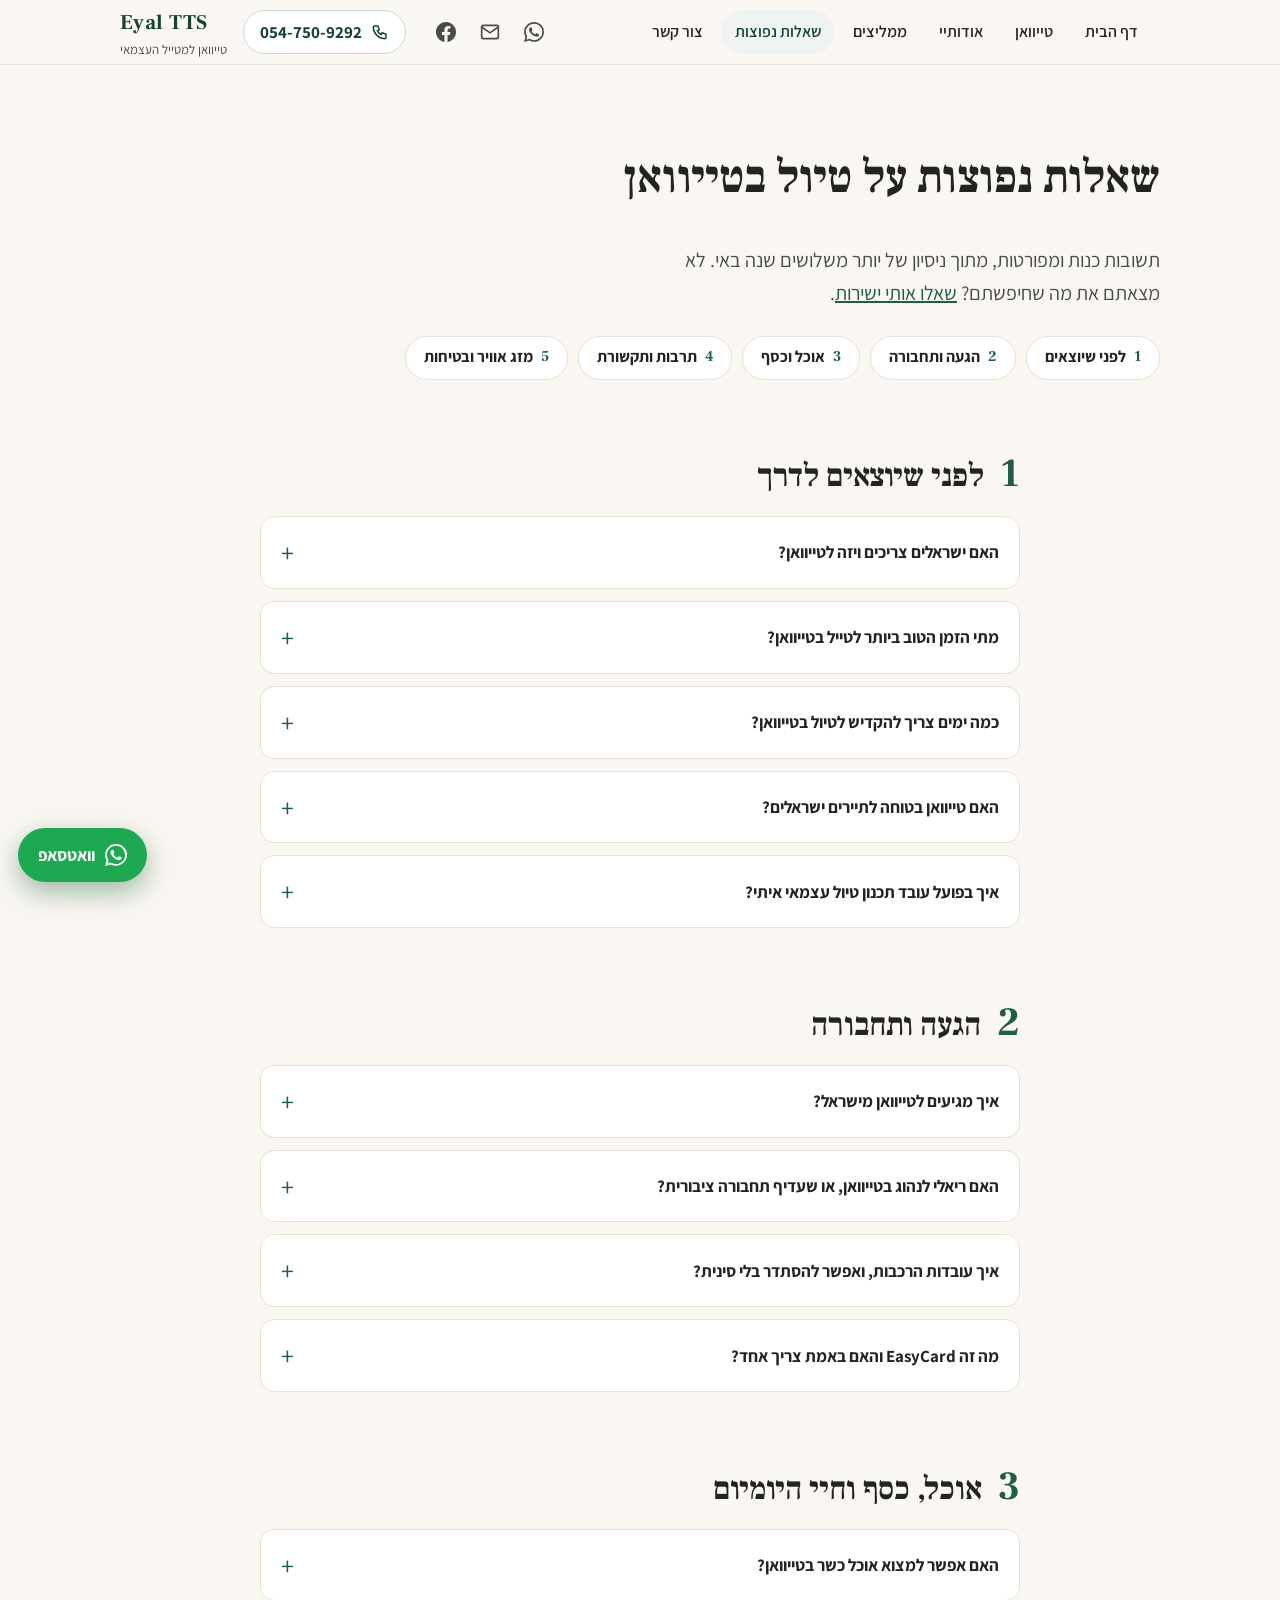
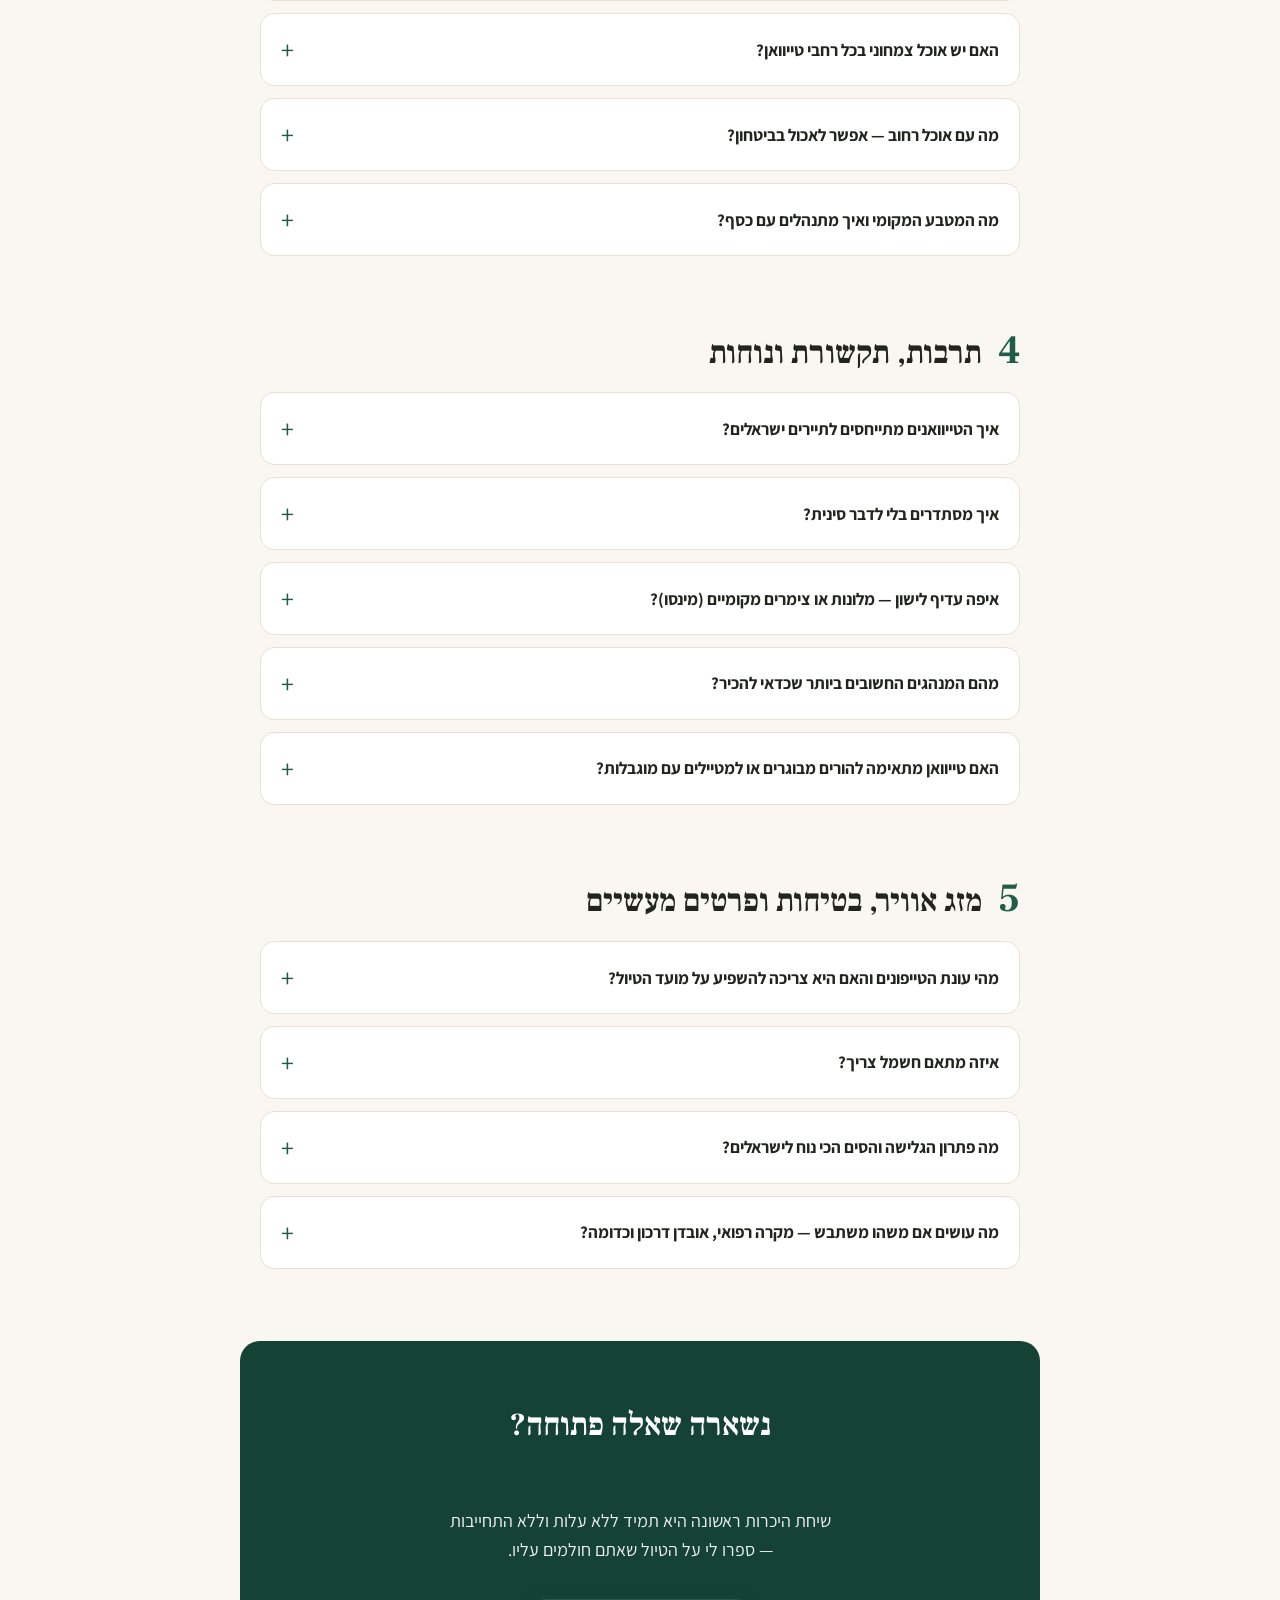
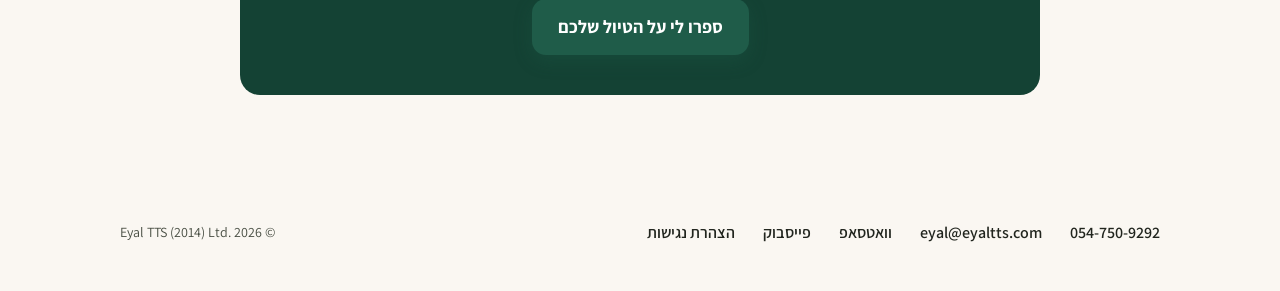
<file: faq.html>
<!DOCTYPE html>
<html lang="he" dir="rtl">
<head>
<meta charset="UTF-8">
<meta name="viewport" content="width=device-width, initial-scale=1.0">
<title>שאלות נפוצות על טיול בטייוואן – ויזה, עונה מומלצת, כמה ימים</title>
<meta name="description" content="22 שאלות ותשובות על טיול עצמאי בטייוואן — שפה, ביטחון, עלויות, התאמה למבוגרים ועוד. תשובות ישירות וברורות.">
<meta name="robots" content="index, follow, max-image-preview:large, max-snippet:-1">
<meta name="author" content="איל רענן · Eyal TTS">
<link rel="canonical" href="https://www.eyaltts.com/faq">
<link rel="alternate" type="text/plain" href="https://www.eyaltts.com/llms.txt" title="LLM Summary">
<link rel="alternate" hreflang="he" href="https://www.eyaltts.com/faq">
<link rel="alternate" hreflang="x-default" href="https://www.eyaltts.com/faq">
<meta property="og:type" content="website">
<meta property="og:site_name" content="Eyal TTS">
<meta property="og:locale" content="he_IL">
<meta property="og:title" content="שאלות נפוצות על טיול בטייוואן – ויזה, עונה מומלצת, כמה ימים">
<meta property="og:description" content="22 שאלות ותשובות על טיול עצמאי בטייוואן — שפה, ביטחון, עלויות, התאמה למבוגרים ועוד. תשובות ישירות וברורות.">
<meta property="og:url" content="https://www.eyaltts.com/faq">
<meta property="og:image" content="https://static.wixstatic.com/media/65e506_abe49775fb5849b79ac37eda87bf4d67~mv2.jpg/v1/fill/w_1200,h_630,al_c,q_85,enc_avif,quality_auto/header2025.jpg">
<meta property="og:image:width" content="1200">
<meta property="og:image:height" content="630">
<meta property="og:image:alt" content="Eyal TTS — טיול עצמאי בטייוואן">
<meta name="twitter:card" content="summary_large_image">
<meta name="twitter:title" content="שאלות נפוצות על טיול בטייוואן – ויזה, עונה מומלצת, כמה ימים">
<meta name="twitter:description" content="22 שאלות ותשובות על טיול עצמאי בטייוואן — שפה, ביטחון, עלויות, התאמה למבוגרים ועוד. תשובות ישירות וברורות.">
<meta name="twitter:image" content="https://static.wixstatic.com/media/65e506_abe49775fb5849b79ac37eda87bf4d67~mv2.jpg/v1/fill/w_1200,h_630,al_c,q_85,enc_avif,quality_auto/header2025.jpg">
<meta name="theme-color" content="#1F5C49">
<link rel="icon" href="favicon.svg" type="image/svg+xml">
<link rel="apple-touch-icon" href="favicon.svg">
<link rel="preconnect" href="https://fonts.googleapis.com">
<link rel="preconnect" href="https://fonts.gstatic.com" crossorigin="anonymous">
<link href="https://fonts.googleapis.com/css2?family=Assistant:wght@400;600;700&amp;family=Frank+Ruhl+Libre:wght@500;700&amp;display=swap" rel="stylesheet">
<link rel="stylesheet" href="styles.css">
<script type="application/ld+json">
{
  "@context": "https://schema.org",
  "@graph": [
    {
      "@type": "TravelAgency",
      "@id": "https://www.eyaltts.com/#business",
      "name": "Eyal TTS — טיול עצמאי בטייוואן",
      "legalName": "Eyal TTS (2014) Ltd.",
      "description": "תכנון טיול עצמאי לטייוואן בעברית — מסלול אישי, קבצי ניווט בעברית וליווי צמוד לאורך כל הטיול.",
      "url": "https://www.eyaltts.com/",
      "image": "https://static.wixstatic.com/media/65e506_abe49775fb5849b79ac37eda87bf4d67~mv2.jpg/v1/fill/w_1200,h_960,al_c,q_85,enc_avif,quality_auto/header2025.jpg",
      "logo": "https://static.wixstatic.com/media/65e506_abe49775fb5849b79ac37eda87bf4d67~mv2.jpg/v1/fill/w_1200,h_960,al_c,q_85,enc_avif,quality_auto/header2025.jpg",
      "telephone": "+972-54-750-9292",
      "email": "eyal@eyaltts.com",
      "priceRange": "$$",
      "foundingDate": "2014",
      "address": { "@type": "PostalAddress", "addressCountry": "IL" },
      "knowsLanguage": [
        "he",
        "en"
      ],
      "areaServed": {
        "@type": "Country",
        "name": "Taiwan"
      },
      "serviceType": "תכנון טיולים עצמאיים בטייוואן",
      "founder": {
        "@type": "Person",
        "@id": "https://www.eyaltts.com/eyalraanan#person",
        "name": "איל רענן",
        "jobTitle": "מתכנן טיולים ומלווה · Tour Manager",
        "knowsAbout": "Taiwan travel, independent travel planning, Israeli travelers"
      },
      "contactPoint": {
        "@type": "ContactPoint",
        "telephone": "+972-54-750-9292",
        "contactType": "customer service",
        "availableLanguage": [
          "Hebrew",
          "English"
        ]
      },
      "sameAs": [
        "https://www.facebook.com/eyal.raanan.2025"
      ]
    },
    {
      "@context": "https://schema.org",
      "@type": "FAQPage",
      "inLanguage": "he",
      "mainEntity": [
        {
          "@type": "Question",
          "name": "האם ישראלים צריכים ויזה לטייוואן?",
          "acceptedAnswer": {
            "@type": "Answer",
            "text": "לא. ישראלים נכנסים לטייוואן ללא ויזה לתקופה של עד 3 חודשים, בכפוף לדרכון בתוקף 6 חודשים, כרטיס טיסה ליציאה, מקום לינה ללילה הראשון ומילוי טופס הגירה מקוון ב-3 הימים שלפני הכניסה."
          }
        },
        {
          "@type": "Question",
          "name": "מתי הזמן הטוב ביותר לטייל בטייוואן?",
          "acceptedAnswer": {
            "@type": "Answer",
            "text": "אפשר לבקר כל השנה, אבל מומלץ להימנע ממאי עד אוגוסט (ולעיתים ספטמבר): החודשים האלה חמים, לחים ועם סיכון לסופות טייפון."
          }
        },
        {
          "@type": "Question",
          "name": "כמה ימים צריך להקדיש לטיול בטייוואן?",
          "acceptedAnswer": {
            "@type": "Answer",
            "text": "לטיול ייעודי נדרשים לפחות 17 ימים נטו, לא כולל יום הגעה וחזרה, כשמדובר בטיול הכולל נהיגה עצמאית מחוץ לעיר."
          }
        },
        {
          "@type": "Question",
          "name": "האם טייוואן בטוחה לתיירים ישראלים?",
          "acceptedAnswer": {
            "@type": "Answer",
            "text": "כן, טייוואן בטוחה מאוד ונעימה לישראלים. שווה להכיר את כללי המקום: אין משא ומתן על מחירים והמחיר המוצג הוא סופי."
          }
        },
        {
          "@type": "Question",
          "name": "איך בפועל עובד תכנון טיול עצמאי איתי?",
          "acceptedAnswer": {
            "@type": "Answer",
            "text": "מתחילים בפגישה: אתם מקבלים סקירה על טייוואן ואני לומד עליכם, בונה שלד טיול, אתם מזמינים מלונות ורכב, אני כותב חוברת טיול יום-יום עם ניווט בעברית, ומלווה אתכם בוואטסאפ לאורך הטיול."
          }
        },
        {
          "@type": "Question",
          "name": "איך מגיעים לטייוואן מישראל?",
          "acceptedAnswer": {
            "@type": "Answer",
            "text": "אין טיסות ישירות; ההגעה היא עם עצירת ביניים — דרך בנגקוק, האמירויות, יפן או אירופה. כ-16 שעות לכל כיוון כולל קונקשן."
          }
        },
        {
          "@type": "Question",
          "name": "האם ריאלי לנהוג בטייוואן, או שעדיף תחבורה ציבורית?",
          "acceptedAnswer": {
            "@type": "Answer",
            "text": "בהחלט. הטיול המומלץ משלב יומיים-שלושה ברכבת התחתית בטייפה והשאר בנהיגה עצמאית. הנהיגה דומה לישראל (צד ימין) ותרבותית יותר."
          }
        },
        {
          "@type": "Question",
          "name": "איך עובדות הרכבות, ואפשר להסתדר בלי סינית?",
          "acceptedAnswer": {
            "@type": "Answer",
            "text": "טיול שמבוסס כולו על רכבות אפשרי אך לא מומלץ; הרכבת המהירה יעילה למרחקים בין ערים ראשיות. לרוב המטיילים רכב פשוט עדיף."
          }
        },
        {
          "@type": "Question",
          "name": "מה זה EasyCard והאם באמת צריך אחד?",
          "acceptedAnswer": {
            "@type": "Answer",
            "text": "כרטיס נטען מומלץ מאוד (כ-15 ₪), נטען בכל חנות נוחות ומשמש לתחבורה, קניות וחניות. רצוי כרטיס אישי לכל מטייל."
          }
        },
        {
          "@type": "Question",
          "name": "האם אפשר למצוא אוכל כשר בטייוואן?",
          "acceptedAnswer": {
            "@type": "Answer",
            "text": "כן. בטייפה פועל בית חב\"ד עם מסעדה כשרה בתיאום מראש, ואפשר גם משלוחי אוכל כשר בתיאום עם הרב המקומי."
          }
        },
        {
          "@type": "Question",
          "name": "האם יש אוכל צמחוני בכל רחבי טייוואן?",
          "acceptedAnswer": {
            "@type": "Answer",
            "text": "בשפע. יש הרבה מסעדות צמחוניות ובודהיסטיות טבעוניות. שימו לב: מנה 'צמחונית' מקומית אינה מכילה שום, בצל, כרישה, עירית או שאלוט."
          }
        },
        {
          "@type": "Question",
          "name": "מה עם אוכל רחוב — אפשר לאכול בביטחון?",
          "acceptedAnswer": {
            "@type": "Answer",
            "text": "בהחלט. אוכל הרחוב טעים ונקי ומהווה חלק גדול מהתזונה המקומית. לדעתי האוכל הסיני הטוב בעולם נמצא דווקא בטייוואן."
          }
        },
        {
          "@type": "Question",
          "name": "מה המטבע המקומי ואיך מתנהלים עם כסף?",
          "acceptedAnswer": {
            "@type": "Answer",
            "text": "המטבע הוא דולר טייוואני חדש (NTD), כ-30 לדולר. ממירים בשדה התעופה, מושכים מזומן בכרטיס אשראי בחנויות נוחות, וחנויות גדולות ומלונות מקבלים אשראי."
          }
        },
        {
          "@type": "Question",
          "name": "איך הטייוואנים מתייחסים לתיירים ישראלים?",
          "acceptedAnswer": {
            "@type": "Answer",
            "text": "הטייוואנים אוהבים מאוד את ישראל. התרבות עדינה ואדיבה, עם אמון מלא בזרים — חפצים אבודים בדרך כלל חוזרים לבעליהם."
          }
        },
        {
          "@type": "Question",
          "name": "איך מסתדרים בלי לדבר סינית?",
          "acceptedAnswer": {
            "@type": "Answer",
            "text": "בערים הגדולות קל באנגלית; בכפרים מאתגר יותר אך הרצון לעזור גדול. אפליקציות תרגום וקבצי הניווט בעברית שאני מכין מובילים אתכם צעד-צעד."
          }
        },
        {
          "@type": "Question",
          "name": "איפה עדיף לישון — מלונות או צימרים מקומיים (מינסו)?",
          "acceptedAnswer": {
            "@type": "Answer",
            "text": "תלוי בתקציב. מלונות נוחים ושירותיים, ולעיתים משלבים לינה כפרית לחוויה אותנטית. כדאי לבחון את המחיר הממוצע של כל המסלול."
          }
        },
        {
          "@type": "Question",
          "name": "מהם המנהגים החשובים ביותר שכדאי להכיר?",
          "acceptedAnswer": {
            "@type": "Answer",
            "text": "לא מתווכחים על מחירים, לא מרימים קול, לא חותכים תור, נשארים בנתיב בנהיגה, לא מדברים בטלפון ברכבת התחתית, ובודקים היטב לפני חציית כביש."
          }
        },
        {
          "@type": "Question",
          "name": "האם טייוואן מתאימה להורים מבוגרים או למטיילים עם מוגבלות?",
          "acceptedAnswer": {
            "@type": "Answer",
            "text": "כן. אפשר להתאים את הטיול גם למטיילים עם מגבלות פיזיולוגיות, כולל נהג ורכב מותאמים לכיסא גלגלים. ליוויתי טיול שלם שהותאם במלואו לכיסא גלגלים."
          }
        },
        {
          "@type": "Question",
          "name": "מהי עונת הטייפונים וכיצד משפיעה על מועד הטיול?",
          "acceptedAnswer": {
            "@type": "Answer",
            "text": "עונת הטייפונים נמשכת ממאי עד ספטמבר ולא מומלצת לטיול. לא כל טייפון משבית את כל האי, אך עדיף להימנע מהעונה הזו."
          }
        },
        {
          "@type": "Question",
          "name": "איזה מתאם חשמל צריך?",
          "acceptedAnswer": {
            "@type": "Answer",
            "text": "המתח בטייוואן הוא 110 וולט עם שקעים אמריקאיים (Type A/B). שקעים ישראליים שונים ולכן נדרש מתאם אוניברסלי — רוב המכשירים המודרניים תומכים ב-100–240V."
          }
        },
        {
          "@type": "Question",
          "name": "מה פתרון הגלישה והסים הכי נוח לישראלים?",
          "acceptedAnswer": {
            "@type": "Answer",
            "text": "אפשר חבילת גלישה של ספק ישראלי או סים מקומי בשדה התעופה. וויי-פיי חינמי נפוץ, אך לניווט מומלץ להצטייד בגלישה רציפה."
          }
        },
        {
          "@type": "Question",
          "name": "מה עושים אם משהו משתבש — מקרה רפואי, אובדן דרכון וכדומה?",
          "acceptedAnswer": {
            "@type": "Answer",
            "text": "הרפואה בטייוואן מעולה והפשע נדיר. לנוהגים: אחרי תאונה לא מזיזים את הרכב עד הגעת משטרה. ואני זמין בוואטסאפ לאורך כל הטיול."
          }
        }
      ]
    },
    {
      "@type": "BreadcrumbList",
      "itemListElement": [
        { "@type": "ListItem", "position": 1, "name": "דף הבית", "item": "https://www.eyaltts.com/" },
        { "@type": "ListItem", "position": 2, "name": "שאלות נפוצות", "item": "https://www.eyaltts.com/faq" }
      ]
    }
  ]
}
</script>
</head>
<body>
<a class="skip-link" href="#top">דלג לתוכן</a>

<!-- ===== Header ===== -->
<input class="nav-toggle-cb" type="checkbox" id="nav-toggle">
<header class="site-header" data-screen-label="Header">
  <div class="wrap">
    <label class="nav-toggle" for="nav-toggle" role="button" aria-label="פתח תפריט" aria-controls="main-nav"><svg class="icon-open" width="22" height="22" viewBox="0 0 24 24" fill="none" stroke="currentColor" stroke-width="2.2" stroke-linecap="round" aria-hidden="true"><line x1="3" y1="6" x2="21" y2="6"></line><line x1="3" y1="12" x2="21" y2="12"></line><line x1="3" y1="18" x2="21" y2="18"></line></svg><svg class="icon-close" width="22" height="22" viewBox="0 0 24 24" fill="none" stroke="currentColor" stroke-width="2.2" stroke-linecap="round" aria-hidden="true"><line x1="5" y1="5" x2="19" y2="19"></line><line x1="19" y1="5" x2="5" y2="19"></line></svg></label>
    <nav class="main-nav" id="main-nav" aria-label="ניווט ראשי">
      <a href="index.html">דף הבית</a>
      <a href="taiwan.html">טייוואן</a>
      <a href="eyalraanan.html">אודותיי</a>
      <a href="reviews.html">ממליצים</a>
      <a href="faq.html" aria-current="page">שאלות נפוצות</a>
      <a href="contact.html">צור קשר</a>
    </nav>
    <div class="header-icons">
      <a class="h-icon" href="https://wa.me/972547509292?text=%D7%A9%D7%9C%D7%95%D7%9D%20%D7%90%D7%99%D7%9C%2C%20%D7%90%D7%A9%D7%9E%D7%97%20%D7%9C%D7%A9%D7%9E%D7%95%D7%A2%20%D7%A2%D7%9C%20%D7%AA%D7%9B%D7%A0%D7%95%D7%9F%20%D7%98%D7%99%D7%95%D7%9C%20%D7%9C%D7%98%D7%99%D7%99%D7%95%D7%95%D7%90%D7%9F" aria-label="וואטסאפ — כתבו לי">
        <svg width="20" height="20" viewBox="0 0 24 24" fill="currentColor" aria-hidden="true"><path d="M17.472 14.382c-.297-.149-1.758-.867-2.03-.967-.273-.099-.471-.148-.67.15-.197.297-.767.966-.94 1.164-.173.199-.347.223-.644.075-.297-.15-1.255-.463-2.39-1.475-.883-.788-1.48-1.761-1.653-2.059-.173-.297-.018-.458.13-.606.134-.133.298-.347.446-.52.149-.174.198-.298.298-.497.099-.198.05-.371-.025-.52-.075-.149-.669-1.612-.916-2.207-.242-.579-.487-.5-.669-.51-.173-.008-.371-.01-.57-.01-.198 0-.52.074-.792.372-.272.297-1.04 1.016-1.04 2.479 0 1.462 1.065 2.875 1.213 3.074.149.198 2.096 3.2 5.077 4.487.709.306 1.262.489 1.694.625.712.227 1.36.195 1.872.118.571-.085 1.758-.719 2.006-1.413.248-.694.248-1.289.173-1.413-.074-.124-.272-.198-.57-.347m-5.421 7.403h-.004a9.87 9.87 0 01-5.031-1.378l-.361-.214-3.741.982.998-3.648-.235-.374a9.86 9.86 0 01-1.51-5.26c.001-5.45 4.436-9.884 9.888-9.884 2.64 0 5.122 1.03 6.988 2.898a9.825 9.825 0 012.893 6.994c-.003 5.45-4.437 9.885-9.885 9.885M20.52 3.449C18.24 1.245 15.24 0 12.045 0 5.463 0 .104 5.359.101 11.946c0 2.096.547 4.142 1.588 5.945L0 24l6.335-1.652a11.882 11.882 0 005.71 1.448h.005c6.585 0 11.946-5.359 11.949-11.945a11.821 11.821 0 00-3.479-8.404"/></svg>
        <span class="h-tooltip">כתבו לי בוואטסאפ</span>
      </a>
      <a class="h-icon" href="mailto:eyal@eyaltts.com" aria-label="שלחו מייל">
        <svg width="20" height="20" viewBox="0 0 24 24" fill="none" stroke="currentColor" stroke-width="2" stroke-linecap="round" aria-hidden="true"><path d="M4 4h16c1.1 0 2 .9 2 2v12c0 1.1-.9 2-2 2H4c-1.1 0-2-.9-2-2V6c0-1.1.9-2 2-2z"/><polyline points="22,6 12,13 2,6"/></svg>
        <span class="h-tooltip" dir="ltr">eyal@eyaltts.com</span>
      </a>
      <a class="h-icon" href="https://www.facebook.com/eyal.raanan.2025" target="_blank" rel="noopener noreferrer" aria-label="פייסבוק">
        <svg width="20" height="20" viewBox="0 0 24 24" fill="currentColor" aria-hidden="true"><path d="M24 12.073c0-6.627-5.373-12-12-12s-12 5.373-12 12c0 5.99 4.388 10.954 10.125 11.854v-8.385H7.078v-3.47h3.047V9.43c0-3.007 1.792-4.669 4.533-4.669 1.312 0 2.686.235 2.686.235v2.953H15.83c-1.491 0-1.956.925-1.956 1.874v2.25h3.328l-.532 3.47h-2.796v8.385C19.612 23.027 24 18.062 24 12.073z"/></svg>
        <span class="h-tooltip">עקבו בפייסבוק</span>
      </a>
    </div>
    <a class="header-phone" href="tel:+972547509292">
      <svg width="18" height="18" viewBox="0 0 24 24" fill="none" stroke="currentColor" stroke-width="2" stroke-linecap="round" aria-hidden="true"><path d="M5 4h4l2 5-2.5 1.5a12 12 0 0 0 5 5L15 13l5 2v4a2 2 0 0 1-2 2A16 16 0 0 1 3 6a2 2 0 0 1 2-2"></path></svg>
      <span class="ltr">054-750-9292</span>
    </a>
    <a class="logo" href="index.html" aria-label="Eyal TTS — דף הבית">
      <span class="logo-en ltr">Eyal TTS</span>
      <span class="logo-he">טייוואן למטייל העצמאי</span>
    </a>
  </div>
</header>
<label class="nav-backdrop" for="nav-toggle" aria-hidden="true"></label>

<main id="top">

<!-- ===== FAQ hero ===== -->
<section class="faq-hero" data-screen-label="FAQ hero">
  <div class="wrap">
    <h1>שאלות נפוצות על טיול בטייוואן</h1>
    <p class="section-lede">תשובות כנות ומפורטות, מתוך ניסיון של יותר משלושים שנה באי. לא מצאתם את מה שחיפשתם? <a href="contact.html">שאלו אותי ישירות</a>.</p>
    <nav class="cat-nav" aria-label="קפיצה לפרק">
      <a href="#cat-1"><span class="cat-n">1</span> לפני שיוצאים</a>
      <a href="#cat-2"><span class="cat-n">2</span> הגעה ותחבורה</a>
      <a href="#cat-3"><span class="cat-n">3</span> אוכל וכסף</a>
      <a href="#cat-4"><span class="cat-n">4</span> תרבות ותקשורת</a>
      <a href="#cat-5"><span class="cat-n">5</span> מזג אוויר ובטיחות</a>
    </nav>
  </div>
</section>

<!-- ===== Category 1 ===== -->
<section class="faq-cat" id="cat-1" data-screen-label="FAQ: Before you go">
  <div class="wrap">
    <div class="cat-head">
      <span class="cat-num" aria-hidden="true">1</span>
      <h2>לפני שיוצאים לדרך</h2>
    </div>
    <div class="faq-list">
      <details>
        <summary>האם ישראלים צריכים ויזה לטייוואן?</summary>
        <p>לא. ישראלים נכנסים לטייוואן ללא ויזה לתקופה של עד 3 חודשים, בכפוף לתנאים הבאים:</p>
        <ul>
          <li>דרכון ישראלי בתוקף של לפחות 6 חודשים קדימה</li>
          <li>הצגת כרטיס טיסה ליציאה מטייוואן במעמד הכניסה</li>
          <li>מקום לינה מוזמן לפחות ללילה הראשון</li>
          <li>מילוי טופס הגירה מקוון במהלך 3 הימים שלפני הכניסה — <a href="https://www.roc-taiwan.org/il_en/post/5101.html" class="ltr">בקישור הזה</a></li>
        </ul>
        <p class="answer-note">מטיילים שיוצאים דרכי מקבלים תזכורת ועזרה במילוי הטופס — בלי הפתעות בירוקרטיות.</p>
      </details>
      <details>
        <summary>מתי הזמן הטוב ביותר לטייל בטייוואן?</summary>
        <p>אפשר לבקר בטייוואן כל השנה, אבל אני ממליץ שלא לטייל בין מאי לאוגוסט: החודשים האלה חמים, הלחות גבוהה מאוד, ויש סיכוי שסופת טייפון תשבית את הטיול למספר ימים. לפעמים העונה הזו נמשכת אפילו עד ספטמבר.</p>
      </details>
      <details>
        <summary>כמה ימים צריך להקדיש לטיול בטייוואן?</summary>
        <p>אם אתם באים רק לטייל — נדרשים לפחות 17 ימים נטו (לא כולל יום ההגעה ויום החזרה), וזאת כשמדובר בטיול הכולל נהיגה עצמית מחוץ לעיר.</p>
        <p>הגעתם לטייוואן במסגרת העבודה ונשארו לכם ימים פנויים? בכל יום פנוי אפשר למצוא מה לעשות — או לתכנן חלק קטן מהאי לפי הימים שנשארו.</p>
      </details>
      <details>
        <summary>האם טייוואן בטוחה לתיירים ישראלים?</summary>
        <p>טייוואן נעימה מאוד לזרים, ובמיוחד לישראלים — ולכן בטוחה מאוד. הטייוואנים עדינים, אדיבים ושקטים, ושווה להכיר את כללי המקום: אין ויכוח על מחירים ואין משא ומתן — המחיר שקיבלתם בחנות או בשוק הלילה הוא מחיר סופי, גם אם בדוכן סמוך ראיתם מחיר נמוך יותר. אתם לא בהודו, בתאילנד או בסין.</p>
        <p>בזמן ארוחת צהריים אין עסקים (גם אם באתם לקנות את כל החנות), וכך גם כשהחנות לקראת סגירה. ובונוס מפתיע: אין זיופי מותגים — אם הכיתוב של המותג כתוב נכון, זה מקורי.</p>
      </details>
      <details>
        <summary>איך בפועל עובד תכנון טיול עצמאי איתי?</summary>
        <p>הכול מתחיל בפגישה אצלי: אתם מקבלים סקירה על טייוואן, ואני מקבל רקע עליכם — מסגרת הזמן, כמות האנשים, העדפות בטיול, מגבלות פיזיולוגיות אם יש, שילוב נהיגה עצמית, רמת מלונות נדרשת ועוד — כדי שהטיול יהיה תפור בדיוק עליכם.</p>
        <p>על סמך הפגישה אני בונה את שלד הטיול. אחרי כשבוע תקבלו רשימת מלונות מומלצים בהתאם למסלול ולוח זמנים להזמנת רכב. אתם מזמינים (דרך Booking, Agoda או כל אתר אחר) ושולחים אליי את האישורים לבדיקה.</p>
        <p>כשכל הנתונים בידיים, אני כותב את חוברת הטיול: יום אחר יום, הסברי הגעה ממקום למקום עד המלון הבא (החל מאיסוף משדה התעופה אם תרצו), ניווט בעזרת גוגל מפות בנייד והסברים על האתרים. אתם יוצאים מצוידים בכל החומר.</p>
        <p>ובמהלך הטיול עצמו — אני אתכם בקשר בוואטסאפ: תומך, עונה על שאלות ומוודא שהגעתם לכל מקום. החוברת חוזרת אליי כשבוע אחרי החזרה לארץ.</p>
      </details>
    </div>
  </div>
</section>

<!-- ===== Category 2 ===== -->
<section class="faq-cat" id="cat-2" data-screen-label="FAQ: Getting around">
  <div class="wrap">
    <div class="cat-head">
      <span class="cat-num" aria-hidden="true">2</span>
      <h2>הגעה ותחבורה</h2>
    </div>
    <div class="faq-list">
      <details>
        <summary>איך מגיעים לטייוואן מישראל?</summary>
        <p>עדיין אין טיסות ישירות לטייוואן, ולכן ההגעה היא עם עצירת ביניים. הנתיב הפופולרי כיום הוא דרך בנגקוק וממנה טיסת המשך לטייפה, או דרך האמירויות. יש גם אפשרויות דרך יפן או אירופה — תלוי בתקציב ובמועד היציאה.</p>
        <p>קחו בחשבון כ-16 שעות מהמראה עד נחיתה לכל כיוון, כולל ההמתנה בקונקשן.</p>
      </details>
      <details>
        <summary>האם ריאלי לנהוג בטייוואן, או שעדיף תחבורה ציבורית?</summary>
        <p>בהחלט ריאלי — הטיול שאני ממליץ עליו בנוי על יומיים-שלושה עם הרכבת התחתית בטייפה, וכל השאר בנהיגה עצמית. הנהיגה דומה לנהיגה בישראל (בצד ימין), רק תרבותית יותר: שומרים נתיב, לא מצפצפים ולא עוקפים שלא לצורך.</p>
      </details>
      <details>
        <summary>איך עובדות הרכבות, ואפשר להסתדר בלי סינית?</summary>
        <p>טיול שמבוסס כולו על רכבות אפשרי אבל לא מומלץ. הרכבת המהירה יעילה למעבר מרחקים גדולים בין הערים הראשיות בלבד, או לפתיחת/סיום טיול בדרום האי. הרכבות הרגילות איטיות ועוצרות בהרבה עיירות — אבל כשתרדו מהן, השפה לא תמיד תהיה מובנת, ולא מכל עיירה תצליחו להגיע לאתרי הטיול שבקרבתה. מאתגר ונחמד למי שאוהב את זה — אבל לרוב המטיילים הרכב פשוט עדיף.</p>
      </details>
      <details>
        <summary>מה זה EasyCard והאם באמת צריך אחד?</summary>
        <p>כרטיס נטען מומלץ מאוד. עולה כ-120 דולר טייוואני (כ-15 ₪) במזומן — ומטיילים שיוצאים דרכי מקבלים ממני כרטיסים ומחזירים בסוף הטיול.</p>
        <p>טוענים אותו בכל חנות נוחות (7-Eleven, FamilyMart, Hi-Life — והן נמצאות בכל מקום), ומשלמים איתו בתחבורה הציבורית (למעט הרכבת המהירה), בחנויות הנוחות ואפילו בחניות ציבוריות. אין צורך להסתבך עם הסברים בקופה או עם כסף קטן ועודף, ובכל העברה של הכרטיס רואים כמה נשאר.</p>
        <p>בתחבורה הציבורית הכרטיס אישי ואינו ניתן להעברה — לכן רצוי כרטיס לכל מטייל. את היתרה אפשר לנצל בסוף הטיול בחנויות המזון בדיוטי-פרי.</p>
      </details>
    </div>
  </div>
</section>

<!-- ===== Category 3 ===== -->
<section class="faq-cat" id="cat-3" data-screen-label="FAQ: Food and money">
  <div class="wrap">
    <div class="cat-head">
      <span class="cat-num" aria-hidden="true">3</span>
      <h2>אוכל, כסף וחיי היומיום</h2>
    </div>
    <div class="faq-list">
      <details>
        <summary>האם אפשר למצוא אוכל כשר בטייוואן?</summary>
        <p>כן. בטייפה פועל בית חב"ד, היושב במתחם של אחד מבתי הכנסת המפוארים באסיה. במתחם נמצאת מסעדה כשרה שאפשר להגיע אליה בתיאום מראש, ואפשר גם לבצע משלוחים של אוכל כשר בתיאום עם הרב המקומי.</p>
      </details>
      <details>
        <summary>האם יש אוכל צמחוני בכל רחבי טייוואן?</summary>
        <p>בשפע. בטייוואן הרבה מסעדות צמחוניות והרבה מאוד מסעדות בודהיסטיות טבעוניות. שימו לב לניואנס מקומי: מנה "צמחונית" בטייוואן אינה מכילה שום, בצל, כרישה, עירית או שאלוט — שאסורים בבודהיזם. לכן במסעדה איטלקית, למשל, מנה עם שום או בצל לא תסומן כצמחונית למרות שבארץ הייתה מסומנת. ביצים — לרוב לא בשימוש במטבח הבודהיסטי.</p>
      </details>
      <details>
        <summary>מה עם אוכל רחוב — אפשר לאכול בביטחון?</summary>
        <p>בהחלט. חלק גדול מהתזונה של המקומיים בנוי על אוכל רחוב — הוא טעים ונקי. בבוקר קונים מדוכני אוכל ואוכלים במקום, ובערב אחד מבני הזוג קונה הביתה לכולם; כמעט ולא מבשלים בבית. ולדעתי — האוכל הסיני הטעים והמגוון בעולם נמצא דווקא בטייוואן.</p>
      </details>
      <details>
        <summary>מה המטבע המקומי ואיך מתנהלים עם כסף?</summary>
        <p>המטבע הוא דולר טייוואני חדש (NTD) — יציב למדי, כ-30 NTD לדולר אמריקאי. ממירים דולרים בשדה התעופה (רצוי בבנק שבין המסלול הירוק של המכס לאולם קבלת הנוסעים).</p>
        <p>במהלך הטיול אפשר למשוך מזומן בכרטיס אשראי בכל חנות נוחות שמסומן בה ATM — רק שימו לב לעמלה קבועה של כ-100 NTD למשיכה. חנויות גדולות, מלונות והשכרת רכב מקבלים כרטיס אשראי (ודאו שהכרטיס פתוח לחו"ל); בדוכנים התשלום במזומן.</p>
      </details>
    </div>
  </div>
</section>

<!-- ===== Category 4 ===== -->
<section class="faq-cat" id="cat-4" data-screen-label="FAQ: Culture">
  <div class="wrap">
    <div class="cat-head">
      <span class="cat-num" aria-hidden="true">4</span>
      <h2>תרבות, תקשורת ונוחות</h2>
    </div>
    <div class="faq-list">
      <details>
        <summary>איך הטייוואנים מתייחסים לתיירים ישראלים?</summary>
        <p>הטייוואנים אוהבים מאוד את מדינת ישראל. יחד עם זאת, התרבות שונה משלנו: הם עדינים ואדיבים, לא נדחפים, שומרים נתיב בנהיגה, ולא מדברים בטלפון ברכבת התחתית. אין קריאות בשווקים או שריקות כדי למצוא זה את זה — ואין ויכוח על מחירים.</p>
        <p>הם נותנים אמון מלא בזרים. אם יפול לכם ארנק או מחשב — הוא יחזור אליכם. לפעמים תראו בפארק שעון או טלפון שמישהו שכח, מונח במקום בולט כדי שהמאבד יחזור וימצא אותו. לא לקחת — ולשמור על הכללים, כדי שנישאר אורחים רצויים.</p>
      </details>
      <details>
        <summary>איך מסתדרים בלי לדבר סינית?</summary>
        <p>בערים הגדולות קל להסתדר באנגלית — אם כי גם כשיבינו אתכם, לעיתים יתביישו לדבר. בעיירות ובכפרים זה מאתגר יותר, אבל הרצון שלהם לעזור כל כך גדול שמסתדרים, לפעמים גם בשפת ידיים. רוב השילוט מחוץ לערים בסינית, אבל אפליקציות התרגום של היום הופכות הכול לקל מבעבר — וקבצי הניווט בעברית שאני מכין מובילים אתכם צעד אחר צעד.</p>
      </details>
      <details>
        <summary>איפה עדיף לישון — מלונות או צימרים מקומיים (מינסו)?</summary>
        <p>תלוי בתקציב. מלונות נוחים ושירותיים יותר, ובהם גם יבינו אתכם טוב יותר. אני נוהג לשלב במקומות מסוימים לינה כפרית או guesthouse לחוויה אותנטית. שימו לב: יש שמורות טבע שבהן חובה ללון במלון היחיד שבשמורה, גם אם הוא יקר — לכן נכון לבחון את המחיר הממוצע של כל המלונות במסלול, ולא להיתפס למחיר גבוה של מלון אחד או שניים.</p>
      </details>
      <details>
        <summary>מהם המנהגים החשובים ביותר שכדאי להכיר?</summary>
        <ul>
          <li>לא מתווכחים על מחירים</li>
          <li>לא צועקים ולא מרימים את הקול — גם לא כדי לקרוא למישהו מרחוק; ניגשים ומדברים בשקט</li>
          <li>לא חותכים תור ולא מקצרים אותו</li>
          <li>בנהיגה נשארים בנתיב גם אם מי שלפניכם נוסע לאט, ולא מצפצפים אלא בחירום</li>
          <li>לא מדברים בטלפון ברכבת התחתית</li>
          <li>בודקים טוב-טוב ימינה ושמאלה לפני שחוצים כביש — גם כשיש ירוק</li>
        </ul>
      </details>
      <details>
        <summary>האם טייוואן מתאימה להורים מבוגרים או למטיילים עם מוגבלות?</summary>
        <p>כן. אפשר להתאים את הטיול גם לאנשים עם מגבלות פיזיולוגיות — ואם צריך, לשלב נהג ורכב המותאמים גם לנוסע בכיסא גלגלים. אופי הטיול המותאם אישית שאני מתכנן עונה בדיוק על הצרכים האלה.</p>
        <p class="answer-note">ליוויתי טיול שלם שהותאם במלואו לכיסא גלגלים — כל אתר, נהג ומלון נבדקו מראש. <a href="reviews.html">קראו את הסיפור של גילה וליטף ←</a></p>
      </details>
    </div>
  </div>
</section>

<!-- ===== Category 5 ===== -->
<section class="faq-cat" id="cat-5" data-screen-label="FAQ: Weather and safety">
  <div class="wrap">
    <div class="cat-head">
      <span class="cat-num" aria-hidden="true">5</span>
      <h2>מזג אוויר, בטיחות ופרטים מעשיים</h2>
    </div>
    <div class="faq-list">
      <details>
        <summary>מהי עונת הטייפונים והאם היא צריכה להשפיע על מועד הטיול?</summary>
        <p>עונת הטייפונים נמשכת ממאי עד ספטמבר (ולפעמים מעבר). זו עונה לא מומלצת לטיול — גם בגלל החום והלחות. טייפון יכול לגרום ליום-יומיים של עיכוב או לשינוי נתיב, אבל לא כל טייפון משבית את כל האי: אם הוא עובר דרומית — מושפע רק הדרום, צפונית — רק הצפון. רק אם הוא עובר במרכז האי, הטיול מוקפא ליומיים-שלושה ונשארים במלון. לכן עדיף פשוט לא לטייל בעונה הזו.</p>
      </details>
      <details>
        <summary>איזה מתאם חשמל צריך?</summary>
        <div class="socket-row">
          <div class="socket-compare">
            <figure>
              <svg width="108" height="108" viewBox="0 0 120 120" fill="none" xmlns="http://www.w3.org/2000/svg" aria-label="שקע טייוואני סוג A/B" role="img">
                <rect x="5" y="5" width="110" height="110" rx="18" fill="#FFF9F4" stroke="#D0C8BE" stroke-width="2.5"/>
                <rect x="27" y="22" width="66" height="76" rx="12" fill="#EDE7DF" stroke="#C8C0B8" stroke-width="1.5"/>
                <rect x="49.5" y="42" width="5.5" height="16" rx="2.75" fill="#2A2320"/><rect x="50.75" y="44" width="3" height="12" rx="1.5" fill="#0E0C0A"/>
                <rect x="64.5" y="44" width="5.5" height="12" rx="2.75" fill="#2A2320"/><rect x="65.75" y="46" width="3" height="8" rx="1.5" fill="#0E0C0A"/>
                <circle cx="60" cy="66" r="5.8" fill="#2A2320"/><circle cx="60" cy="66" r="3.2" fill="#0E0C0A"/>
              </svg>
              <figcaption class="socket-cap">שקע טייוואני<br><strong>Type A/B · 110V</strong></figcaption>
            </figure>
          </div>
          <p>המתח בטייוואן הוא <strong>110 וולט</strong>, והשקעים הם מסוג אמריקאי (<strong>Type A/B</strong> — שני להבים שטוחים ופין הארקה). שקעים ישראלים הם סוג H עם שלושה פינים עגולים — ולכן נדרש מתאם.</p>
          <p class="text-soft">קנו מתאם אוניברסלי לפני היציאה — עולה כמה שקלים ונמכר בחנויות חשמל. כמעט כל המוצרים המודרניים (טלפון, מחשב נייד) מותאמים ל-100–240V ולא ייפגעו.</p>
        </div>
      </details>
      <details>
        <summary>מה פתרון הגלישה והסים הכי נוח לישראלים?</summary>
        <p>אפשר לצאת עם חבילת גלישה של ספק הסלולר בארץ, או לרכוש כרטיס סים בשדה התעופה בטייפה. וויי-פיי חינמי יש כמעט בכל מקום (מלונות, חנויות גדולות) — אבל מאחר שבמהלך הטיול תנווטו עם תוכנת ניווט הדורשת אינטרנט, מומלץ להצטייד בחבילת גלישה או בסים מקומי.</p>
      </details>
      <details>
        <summary>מה עושים אם משהו משתבש — מקרה רפואי, אובדן דרכון וכדומה?</summary>
        <p>הרפואה בטייוואן מעולה, פינוי באמבולנס יעיל ובטוח, ואפשר לומר שכמעט אין פשע באי.</p>
        <p>נקודה חשובה לנוהגים: אם קרתה תאונה, אפילו קלה — לא מזיזים את הרכב עד שמגיעה משטרה. ואם בכל זאת הזזתם, גשו לתחנת המשטרה הקרובה ודווחו: ללא חתימת משטרה, ביטוח הרכב לא יתפוס ותחויבו על מלוא עלות התיקון.</p>
        <p class="answer-note">ומעבר לכול — אני זמין לכם בוואטסאפ לאורך כל הטיול, גם לרגעים הלא מתוכננים.</p>
      </details>
    </div>
  </div>
</section>

<!-- ===== CTA ===== -->
<section class="faq-cta" data-screen-label="FAQ CTA">
  <div class="wrap">
    <h2>נשארה שאלה פתוחה?</h2>
    <p>שיחת היכרות ראשונה היא תמיד ללא עלות וללא התחייבות — ספרו לי על הטיול שאתם חולמים עליו.</p>
    <a class="btn-primary" href="contact.html">ספרו לי על הטיול שלכם</a>
  </div>
</section>

</main>

<!-- ===== Footer ===== -->
<footer class="site-footer" data-screen-label="Footer">
  <div class="wrap">
    <a href="tel:+972547509292"><span class="ltr">054-750-9292</span></a>
    <a href="mailto:eyal@eyaltts.com"><span class="ltr">eyal@eyaltts.com</span></a>
    <a href="https://wa.me/972547509292?text=שלום%20איל,%20אשמח%20לשמוע%20על%20תכנון%20טיול%20לטייוואן">וואטסאפ</a>
    <a href="https://www.facebook.com/eyal.raanan.2025" target="_blank" rel="noopener noreferrer">פייסבוק</a>
    <a href="accessibility.html">הצהרת נגישות</a>
    <span class="copyright">© 2026 <span class="ltr">Eyal TTS (2014) Ltd.</span></span>
  </div>
</footer>

<!-- ===== Floating WhatsApp ===== -->
<a class="wa-float" href="https://wa.me/972547509292?text=שלום%20איל,%20אשמח%20לשמוע%20על%20תכנון%20טיול%20לטייוואן" aria-label="שיחה בוואטסאפ — שלום איל, אשמח לשמוע על תכנון טיול לטייוואן">
  <svg width="22" height="22" viewBox="0 0 24 24" fill="currentColor" aria-hidden="true"><path d="M17.472 14.382c-.297-.149-1.758-.867-2.03-.967-.273-.099-.471-.148-.67.15-.197.297-.767.966-.94 1.164-.173.199-.347.223-.644.075-.297-.15-1.255-.463-2.39-1.475-.883-.788-1.48-1.761-1.653-2.059-.173-.297-.018-.458.13-.606.134-.133.298-.347.446-.52.149-.174.198-.298.298-.497.099-.198.05-.371-.025-.52-.075-.149-.669-1.612-.916-2.207-.242-.579-.487-.5-.669-.51-.173-.008-.371-.01-.57-.01-.198 0-.52.074-.792.372-.272.297-1.04 1.016-1.04 2.479 0 1.462 1.065 2.875 1.213 3.074.149.198 2.096 3.2 5.077 4.487.709.306 1.262.489 1.694.625.712.227 1.36.195 1.872.118.571-.085 1.758-.719 2.006-1.413.248-.694.248-1.289.173-1.413-.074-.124-.272-.198-.57-.347m-5.421 7.403h-.004a9.87 9.87 0 01-5.031-1.378l-.361-.214-3.741.982.998-3.648-.235-.374a9.86 9.86 0 01-1.51-5.26c.001-5.45 4.436-9.884 9.888-9.884 2.64 0 5.122 1.03 6.988 2.898a9.825 9.825 0 012.893 6.994c-.003 5.45-4.437 9.885-9.885 9.885M20.52 3.449C18.24 1.245 15.24 0 12.045 0 5.463 0 .104 5.359.101 11.946c0 2.096.547 4.142 1.588 5.945L0 24l6.335-1.652a11.882 11.882 0 005.71 1.448h.005c6.585 0 11.946-5.359 11.949-11.945a11.821 11.821 0 00-3.479-8.404"></path></svg>
  <span>וואטסאפ</span>
</a>

</body>
</html>
</file>
<file: styles.css>
/* ===== Eyal TTS — site styles (RTL, mobile-first) ===== */
/*
  STRUCTURE
    1. Design tokens (:root)        5. Components (header → footer)
    2. Base / reset                 6. Responsive overrides
    3. Layout helpers
    4. Page-specific helpers

  BREAKPOINTS (mobile-first; px = viewport width)
    380   header icons collapse → phone only
    479   phone pill goes icon-only
    600   stacked grids; section padding trims; logo hides
    620   socket-compare upsizing (min-width)
    900   hero / about / contact become 2-col; multi-col card grids
    1085  nav becomes horizontal bar; 3-col grids; masonry → 2 cols
*/

*, *::before, *::after { box-sizing: border-box; }

:root {
  /* Color */
  --bg: #FAF7F2;
  --surface: #FFFFFF;
  --ink: #21251E;
  --ink-soft: #474D42;
  --line: #E7E0D4;
  --accent: #1F5C49;
  --accent-deep: color-mix(in oklab, var(--accent), black 20%);
  --accent-tint: color-mix(in oklab, var(--accent) 7%, white);
  --accent-line: color-mix(in oklab, var(--accent) 22%, white);
  --wa: #1DA851;
  --wa-deep: #168442;
  --danger: #C0392B;
  --on-dark: #fff;
  --on-dark-soft: rgba(255, 255, 255, 0.85);

  /* Radius */
  --radius: 16px;
  --radius-sm: 10px;
  --radius-lg: 20px;
  --radius-pill: 999px;

  /* Elevation */
  --shadow-card: 0 14px 36px rgba(40, 36, 26, 0.14);
  --shadow-hero: 0 18px 44px rgba(40, 36, 26, 0.16);
  --shadow-form: 0 18px 50px rgba(0, 0, 0, 0.22);

  /* Type */
  --font-head: 'Frank Ruhl Libre', 'Noto Serif Hebrew', serif;
  --font-body: 'Assistant', 'Helvetica Neue', sans-serif;
  --body-size: 18px;

  /* Layout */
  --maxw: 1080px;

  /* Fluid spacing scale */
  --sp-xs: clamp(8px, 2vw, 12px);
  --sp-sm: clamp(12px, 3vw, 20px);
  --sp-md: clamp(20px, 4vw, 36px);
  --sp-lg: clamp(40px, 8vw, 88px);

  /* Safe-area insets (notched phones) */
  --safe-left: env(safe-area-inset-left, 0px);
  --safe-right: env(safe-area-inset-right, 0px);
  --safe-bottom: env(safe-area-inset-bottom, 0px);
}

/* ===== Base / reset ===== */

/* Prevent iOS text-size inflation */
html {
  -webkit-text-size-adjust: 100%;
  text-size-adjust: 100%;
  scroll-behavior: smooth;
}

/* Prevent iOS form zoom (inputs need 16px+) */
input, textarea, select {
  font-size: max(16px, 1em);
}

body {
  margin: 0;
  font-family: var(--font-body), sans-serif;
  font-size: var(--body-size);
  line-height: 1.65;
  color: var(--ink);
  background: var(--bg);
  overscroll-behavior-y: none;
  -webkit-font-smoothing: antialiased;
  -moz-osx-font-smoothing: grayscale;
}

h1, h2, h3 {
  font-family: var(--font-head), serif; font-weight: 700; line-height: 1.18; text-wrap: balance; }

p { text-wrap: pretty; }

a { color: var(--accent); }

:focus-visible {
  outline: 3px solid var(--accent);
  outline-offset: 2px;
  border-radius: 4px;
}

/* Skip-to-content link — visible only on keyboard focus */
.skip-link {
  position: fixed;
  top: 8px;
  inset-inline-start: 8px;
  z-index: 100;
  padding: 10px 16px;
  background: var(--accent);
  color: var(--on-dark);
  font-weight: 700;
  border-radius: var(--radius-sm);
  text-decoration: none;
  transform: translateY(-150%);
  transition: transform 0.15s ease;
}

.skip-link:focus { transform: translateY(0); }

/* ===== Layout helpers ===== */

/* Wrap: safe-area aware */
.wrap { max-width: var(--maxw); margin: 0 auto; padding-inline: max(20px, calc(var(--safe-left) + 16px)); }
.wrap-narrow { max-width: 780px; }

.ltr { direction: ltr; unicode-bidi: isolate; }

.text-soft { color: var(--ink-soft); }

/* ===== Page-specific helpers ===== */
/* Small one-off classes used by individual pages (spacing, headings, variants). */

.values-stack { display: grid; gap: 28px; margin-top: 28px; }

.page-h1 { font-size: clamp(28px, 6vw, 40px); margin-bottom: 18px; }

@media (max-width: 600px) { .section.section { padding-top: 0; }  }

.btn-block { width: 100%; justify-content: center; }

.cta-secondary-row { margin-top: 14px; }

.about-photo-tall { height: clamp(320px, 60vw, 460px); }

.press-photo {
  width: 100%;
  height: clamp(240px, 45vw, 360px);
  object-fit: cover;
  object-position: center;
  border-radius: var(--radius);
  box-shadow: var(--shadow-card);
}

.press-photo-wrap { margin-top: 28px; }

.testimonial-grid-tight { margin-top: 28px; }
.testimonial-grid-mid { margin-top: 32px; }
.value-grid-mid { margin-top: 32px; }
.t-more-tight { margin-top: 24px; }
.contact-pull-spaced { margin-top: 28px; }

.reviews-h1 { font-size: clamp(30px, 6.5vw, 44px); margin-bottom: 12px; }

.socket-row { display: flow-root; }
.socket-cap strong { color: var(--ink); }

.phone-input { text-align: right; }

.contact h1 { font-size: clamp(28px, 6vw, 40px); margin-bottom: 12px; }

.contact-aside p { color: var(--on-dark-soft); font-size: 17px; margin-bottom: 6px; }
.contact-aside p strong { color: var(--on-dark); }

.next-steps {
  margin-top: 28px;
  padding: 20px;
  background: rgba(255, 255, 255, 0.08);
  border-radius: 14px;
  border: 1px solid rgba(255, 255, 255, 0.18);
}
.next-steps-title { color: var(--on-dark); font-weight: 700; font-size: 17px; margin-bottom: 10px; }
.next-steps-list {
  padding-inline-start: 18px;
  color: var(--on-dark-soft);
  font-size: 16px;
  display: grid;
  gap: 8px;
}

/* ===== Header ===== */
.site-header {
  position: sticky;
  top: 0;
  z-index: 50;
  background: color-mix(in oklab, var(--bg) 88%, white);
  backdrop-filter: blur(10px);
  border-bottom: 1px solid var(--line);
}

.site-header .wrap {
  display: flex;
  align-items: center;
  gap: 16px;
  min-height: 64px;
}

.logo {
  display: flex;
  flex-direction: column;
  gap: 1px;
  text-decoration: none;
  color: var(--ink);
}

.logo .logo-en {
  font-family: var(--font-head), serif;
  font-weight: 700;
  font-size: 21px;
  letter-spacing: 0.02em;
  color: var(--accent-deep);
}

.logo .logo-he { font-size: 13px; color: var(--ink-soft); line-height: 1.2; }

/* Condense logo on narrow mobile — hide subtitle, shrink brand name */
@media (max-width: 610px) {
  .logo-he { display: none; }
  .logo .logo-en { font-size: 17px; }
}

/* ===== Mobile-first nav drawer ===== */
.main-nav {
  display: flex;
  flex-direction: column;
  position: fixed;
  top: 64px;
  inset-inline-start: 0;
  inset-inline-end: 0;
  bottom: 0;
  background: var(--bg);
  padding: 8px 16px calc(20px + var(--safe-bottom));
  gap: 2px;
  transform: translateX(100%);
  visibility: hidden;
  transition: transform 0.3s cubic-bezier(0.4, 0, 0.2, 1),
              visibility 0s linear 0.3s;
  z-index: 49;
  border-top: 1px solid var(--line);
  overflow-y: auto;
  -webkit-overflow-scrolling: touch;
}

#nav-toggle:checked ~ .site-header .main-nav {
  transform: translateX(0);
  visibility: visible;
  transition: transform 0.3s cubic-bezier(0.4, 0, 0.2, 1),
              visibility 0s linear 0s;
  height: fit-content;
  width: fit-content;
}

.main-nav a {
  display: flex;
  align-items: center;
  min-height: 56px;
  padding: 0 18px;
  border-radius: 12px;
  text-decoration: none;
  color: var(--ink);
  font-weight: 700;
  font-size: 19px;
  border-bottom: 1px solid var(--line);
}

.main-nav a:last-child { border-bottom: none; }

.main-nav a:hover,
.main-nav a[aria-current="page"] { background: var(--accent-tint); color: var(--accent-deep); }

/* Backdrop */
.nav-backdrop {
  display: none;
  position: fixed;
  inset: 64px 0 0 0;
  background: rgba(33, 37, 30, 0.45);
  z-index: 48;
  backdrop-filter: blur(3px);
  -webkit-backdrop-filter: blur(3px);
  cursor: pointer;
}

#nav-toggle:checked ~ .nav-backdrop { display: block; }

/* Hamburger toggle — CSS-only (visually-hidden checkbox + label) */
.nav-toggle-cb {
  position: fixed;
  top: 0;
  inset-inline-start: 0;
  width: 1px;
  height: 1px;
  margin: -1px;
  padding: 0;
  border: 0;
  clip: rect(0 0 0 0);
  clip-path: inset(50%);
  overflow: hidden;
  white-space: nowrap;
}

.nav-toggle {
  display: flex;
  align-items: center;
  justify-content: center;
  width: 44px;
  height: 44px;
  color: var(--ink);
  border-radius: var(--radius-sm);
  cursor: pointer;
  flex: none;
  user-select: none;
  -webkit-tap-highlight-color: transparent;
  transition: background 0.15s;
}

.nav-toggle:hover { background: var(--accent-tint); color: var(--accent-deep); }

#nav-toggle:focus-visible ~ .site-header .nav-toggle {
  outline: 3px solid var(--accent);
  outline-offset: 2px;
}

.nav-toggle .icon-close { display: none; }

#nav-toggle:checked ~ .site-header .nav-toggle .icon-open { display: none; }
#nav-toggle:checked ~ .site-header .nav-toggle .icon-close { display: block; }

/* Slim phone on tiny screens */
@media (max-width: 479px) {
  .header-phone .ltr { display: none; }
  .header-phone { gap: 0; padding: 0 10px; }
}

.header-phone {
  display: inline-flex;
  align-items: center;
  gap: 9px;
  min-height: 44px;
  padding: 0 16px;
  border: 1.5px solid var(--accent-line);
  border-radius: var(--radius-pill);
  background: var(--surface);
  color: var(--accent-deep);
  font-weight: 700;
  font-size: 17px;
  text-decoration: none;
  white-space: nowrap;
}

.header-phone:hover { background: var(--accent-tint); }

.header-phone svg { flex: none; }

/* Push phone link — header-icons already carries the auto margin */
.header-phone { margin-inline-start: 8px; }

/* Header icon buttons + hover tooltip */
.header-icons {
  display: flex;
  align-items: center;
  gap: 4px;
  margin-inline-start: auto;
}

/* Keep icons + phone together as one contact cluster */
.header-icons + .header-phone { margin-inline-start: 4px; }

.h-icon {
  position: relative;
  display: inline-flex;
  align-items: center;
  justify-content: center;
  width: 40px;
  height: 40px;
  border-radius: var(--radius-sm);
  color: var(--ink-soft);
  text-decoration: none;
  transition: background 0.15s ease, color 0.15s ease;
  -webkit-tap-highlight-color: transparent;
}

.h-icon:hover { background: var(--accent-tint); color: var(--accent-deep); }

.h-tooltip {
  position: absolute;
  top: calc(100% + 8px);
  right: 50%;
  transform: translateX(50%);
  background: var(--accent);
  color: var(--on-dark);
  font-size: 13px;
  font-weight: 600;
  white-space: nowrap;
  padding: 5px 10px;
  border-radius: 7px;
  pointer-events: none;
  opacity: 0;
  transition: opacity 0.15s ease;
  z-index: 20;
}

.h-tooltip::after {
  content: '';
  position: absolute;
  bottom: 100%;
  right: 50%;
  transform: translateX(50%);
  border: 5px solid transparent;
  border-bottom-color: var(--accent);
}

.h-icon:hover .h-tooltip,
.h-icon:focus-visible .h-tooltip { opacity: 1; }

/* Hide icons on very small screens, show phone only */
@media (max-width: 380px) {
  .header-icons { display: none; }
  .header-phone { margin-inline-start: auto; }
}

/* ===== Hero ===== */
.hero { padding-block: 40px 56px; }

.hero .wrap {
  display: grid;
  gap: 32px;
  align-items: center;
}

.hero h1 {
  font-size: clamp(34px, 7.5vw, 54px);
  color: var(--ink);
}

.hero h1 em { font-style: normal; color: var(--accent); }

.hero-sub {
  margin-top: 18px;
  font-size: clamp(19px, 4.5vw, 22px);
  color: var(--ink-soft);
}

.hero-cta-group { margin-top: 30px; display: flex; flex-direction: column; gap: 12px; align-items: flex-start; }

.btn-primary {
  display: inline-flex;
  align-items: center;
  justify-content: center;
  gap: 10px;
  min-height: 56px;
  padding: 14px 26px;
  border: none;
  border-radius: 14px;
  background: var(--accent);
  color: var(--on-dark);
  font-family: var(--font-body), sans-serif;
  font-size: 18px;
  font-weight: 700;
  line-height: 1.35;
  text-decoration: none;
  text-align: center;
  cursor: pointer;
  box-shadow: 0 6px 18px color-mix(in oklab, var(--accent) 30%, transparent);
  transition: background 0.15s ease, transform 0.15s ease;
}

.btn-primary:hover { background: var(--accent-deep); transform: translateY(-1px); }

.micro-trust {
  display: inline-flex;
  align-items: center;
  gap: 8px;
  font-size: 16px;
  color: var(--ink-soft);
  font-weight: 600;
}

.micro-trust::before {
  content: "";
  width: 8px;
  height: 8px;
  border-radius: 50%;
  background: var(--accent);
  flex: none;
}

.hero-photo {
  width: 100%;
  height: clamp(300px, 60vw, 420px);
  display: block;
  object-fit: cover;
  border-radius: var(--radius-lg);
  box-shadow: var(--shadow-hero);
}

/* ===== Credentials strip ===== */
.credentials { background: var(--surface); border-block: 1px solid var(--line); }

.credentials .wrap {
  display: grid;
  grid-template-columns: 1fr 1fr;
  gap: 4px;
  padding-block: 22px;
}

.cred {
  display: flex;
  align-items: center;
  gap: 12px;
  padding: 12px 8px;
  font-weight: 700;
  font-size: 16px;
  line-height: 1.35;
}

.cred svg { flex: none; color: var(--accent); }

/* ===== Section scaffolding ===== */
.section { padding-block: 64px; }

.section-alt { background: var(--surface); border-block: 1px solid var(--line); }

:is(.site-header, .credentials, .section-alt) + :is(.credentials, .section-alt) {
  border-top: none;
}

/* Power-socket comparison — pictures wrap into the text, no boxy block */
.socket-compare {
  float: inline-end;
  display: flex;
  flex-direction: column;
  align-items: center;
  gap: 12px;
  width: 112px;
  margin: 2px 0 6px;
  margin-inline-start: 20px;
}

.socket-compare figure { text-align: center; margin: 0; }

.socket-compare svg { width: 82px; height: 82px; }

.socket-cap {
  font-size: 12px;
  color: var(--ink-soft);
  margin-top: 6px;
  line-height: 1.45;
}

@media (min-width: 620px) {
  .socket-compare {
    width: 118px;
    gap: 16px;
    margin-inline-start: 30px;
  }
  .socket-compare svg { width: 98px; height: 98px; }
}

.section h2 { font-size: clamp(28px, 6vw, 38px); margin-bottom: 14px; line-height: 1.15; }

.section-lede { color: var(--ink-soft); max-width: 52ch; font-size: clamp(18px, 4vw, 20px); }

/* ===== How it works ===== */
.steps { margin-top: 36px; display: grid; gap: 16px; }

.step {
  background: var(--surface);
  border: 1px solid var(--line);
  border-radius: var(--radius);
  padding: 26px 24px;
  display: grid;
  grid-template-columns: auto 1fr;
  gap: 6px 18px;
  align-items: start;
}

.step-num {
  grid-row: span 2;
  font-family: var(--font-head), serif;
  font-size: 44px;
  font-weight: 700;
  line-height: 1;
  color: var(--accent);
  border-inline-end: 2px solid var(--accent-line);
  padding-inline-end: 18px;
  padding-block: 4px;
}

.step h3 { font-size: 21px; }

.step p { color: var(--ink-soft); font-size: 17px; }

.price-anchor {
  margin-top: 22px;
  font-size: 16px;
  color: var(--ink-soft);
  text-align: center;
}

/* ===== About teaser ===== */
.about-grid { display: grid; gap: 32px; align-items: center; }

.about-photo {
  width: 100%;
  height: clamp(280px, 55vw, 380px);
  display: block;
  object-fit: cover;
  object-position: center top;
  border-radius: var(--radius);
  box-shadow: var(--shadow-card);
  background: var(--accent-tint);
}

.about-text p { margin-bottom: 14px; }

.text-link {
  display: inline-flex;
  align-items: center;
  min-height: 44px;
  gap: 6px;
  font-weight: 700;
  color: var(--accent-deep);
  text-decoration: none;
  border-bottom: 2px solid var(--accent-line);
}

.text-link:hover { border-bottom-color: var(--accent); }

/* ===== Reviews ===== */
.testimonial-grid { margin-top: 36px; display: grid; gap: 20px; align-items: start; }

.t-card {
  background: var(--surface);
  border: 1px solid var(--line);
  border-radius: var(--radius);
  padding: 26px 24px;
  display: flex;
  flex-direction: column;
  gap: 16px;
}

.t-head { display: flex; align-items: center; gap: 14px; }

/* Cards anchor the expandable photo */
.t-card, .t-full-card { position: relative; }

.t-photo {
  width: 84px;
  height: 84px;
  flex: none;
  object-fit: cover;
  border-radius: 18px;
  box-shadow: 0 3px 12px rgba(0, 0, 0, 0.14);
  cursor: zoom-in;
  transition: transform 0.25s ease, box-shadow 0.25s ease;
}

.t-head:hover .t-photo:not(.is-expanded) {
  transform: scale(1.06) rotate(-1.5deg);
  box-shadow: 0 8px 22px rgba(0, 0, 0, 0.22);
}

/* Click to grow the photo to the full card */
.t-photo.is-expanded {
  position: absolute;
  inset: 0;
  width: 100%;
  height: 100%;
  border-radius: var(--radius);
  z-index: 6;
  cursor: zoom-out;
  box-shadow: 0 12px 36px rgba(0, 0, 0, 0.28);
}

.t-name { font-weight: 700; font-size: 18px; line-height: 1.3; }

.t-meta { font-size: 15px; color: var(--ink-soft); }

.t-quote { margin: 0; font-size: 17px; color: var(--ink); }

.t-quote::before { content: "״"; color: var(--accent);
  font-family: var(--font-head), serif; }

.t-quote::after { content: "״"; color: var(--accent);
  font-family: var(--font-head), serif; }

.t-more { margin-top: 28px; text-align: center; }

/* ===== Why independent ===== */
.value-grid { margin-top: 36px; display: grid; gap: 16px; }

.value-card {
  background: var(--accent-tint);
  border: 1px solid var(--accent-line);
  border-radius: var(--radius);
  padding: 24px;
}

.value-card h3 { font-size: 20px; margin-bottom: 8px; color: var(--accent-deep); }

.value-card p { font-size: 17px; color: var(--ink-soft); }

/* ===== Reviews page ===== */
.t-masonry {
  margin-top: 36px;
  columns: 1;
  column-gap: 20px;
}

.t-full-card {
  break-inside: avoid;
  background: var(--surface);
  border: 1px solid var(--line);
  border-radius: var(--radius);
  padding: 28px 26px;
  margin-bottom: 20px;
  display: flex;
  flex-direction: column;
  gap: 14px;
}

.t-full-card .t-quote { margin: 0; font-size: 17px; color: var(--ink); }

.t-full-card .t-quote strong { color: var(--accent-deep); }

/* ===== FAQ ===== */
.faq-list { margin-top: 32px; display: grid; gap: 12px; }

.faq-list details {
  background: var(--surface);
  border: 1px solid var(--line);
  border-radius: 14px;
  overflow: hidden;
}

.faq-list summary {
  list-style: none;
  cursor: pointer;
  display: flex;
  align-items: center;
  justify-content: space-between;
  gap: 16px;
  min-height: 56px;
  padding: 14px 20px;
  font-weight: 700;
  font-size: 17px;
}

.faq-list summary::-webkit-details-marker { display: none; }

.faq-list summary::after {
  content: "+";
  flex: none;
  font-size: 26px;
  font-weight: 400;
  color: var(--accent);
  transition: transform 0.2s ease;
}

.faq-list details[open] summary::after { transform: rotate(45deg); }

.faq-list details p {
  padding: 0 20px 18px;
  color: var(--ink-soft);
  font-size: 17px;
}

/* ===== Contact ===== */
.contact { background: var(--accent-deep); color: var(--on-dark); }


.contact h2, .contact .section-lede { color: var(--on-dark); }

.contact .section-lede { opacity: 0.92; }

.contact-pull {
  margin: 28px 0;
  padding-inline-start: 18px;
  border-inline-start: 3px solid color-mix(in oklab, var(--accent) 40%, white);
  font-family: var(--font-head), serif;
  font-size: 20px;
  line-height: 1.55;
  max-width: 46ch;
}

.contact-pull footer {
  font-family: var(--font-body), sans-serif; font-size: 15px; opacity: 0.85; margin-top: 8px; }

.contact-grid { display: grid; gap: 36px; align-items: start; }

.contact-form {
  background: var(--surface);
  color: var(--ink);
  border-radius: var(--radius);
  padding: 28px 24px;
  display: grid;
  gap: 16px;
  box-shadow: var(--shadow-form);
}

.field { display: grid; gap: 6px; }

.field label { font-weight: 700; font-size: 16px; }

.field input, .field textarea {
  font-family: var(--font-body), sans-serif;
  font-size: 17px;
  color: var(--ink);
  background: var(--bg);
  border: 1.5px solid var(--line);
  border-radius: var(--radius-sm);
  padding: 12px 14px;
  min-height: 48px;
  width: 100%;
}

.field textarea { min-height: 110px; resize: vertical; }

.field input:focus, .field textarea:focus {
  outline: none;
  border-color: var(--accent);
  box-shadow: 0 0 0 3px color-mix(in oklab, var(--accent) 18%, transparent);
}

.privacy-note { font-size: 15px; color: var(--ink-soft); }

.form-success {
  display: none;
  background: var(--accent-tint);
  border: 1.5px solid var(--accent-line);
  border-radius: var(--radius-sm);
  padding: 14px 16px;
  font-weight: 700;
  color: var(--accent-deep);
}

.contact-form.sent .form-success { display: block; }

.contact-aside { display: grid; gap: 14px; align-content: start; }

.contact-aside h3 { font-size: 20px; }

.contact-channel {
  display: inline-flex;
  align-items: center;
  gap: 10px;
  min-height: 48px;
  padding: 0 18px;
  border-radius: 12px;
  border: 1.5px solid rgba(255, 255, 255, 0.35);
  color: var(--on-dark);
  text-decoration: none;
  font-weight: 700;
  font-size: 17px;
  width: fit-content;
}

.contact-channel:hover { background: rgba(255, 255, 255, 0.1); }

.contact-channel.wa { background: var(--wa); border-color: var(--wa); }

.contact-channel.wa:hover { background: var(--wa-deep); }

/* ===== FAQ page ===== */
.faq-hero { padding-block: 48px 8px; }

.faq-hero h1 { font-size: clamp(32px, 7vw, 46px); }

.faq-hero .section-lede { margin-top: 12px; }

.cat-nav {
  display: flex;
  flex-wrap: wrap;
  gap: 10px;
  margin-top: 26px;
}

.cat-nav a {
  display: inline-flex;
  align-items: center;
  gap: 8px;
  min-height: 44px;
  padding: 0 18px;
  border-radius: var(--radius-pill);
  background: var(--surface);
  border: 1.5px solid var(--line);
  color: var(--ink);
  font-weight: 700;
  font-size: 16px;
  text-decoration: none;
}

.cat-nav a:hover { border-color: var(--accent-line); background: var(--accent-tint); color: var(--accent-deep); }

.cat-nav a .cat-n {
  font-family: var(--font-head), serif;
  color: var(--accent);
  font-size: 15px;
}

.faq-cat { padding-block: 44px 8px; scroll-margin-top: 84px; }

.faq-cat .wrap { max-width: 800px; }

.cat-head { display: flex; align-items: baseline; gap: 16px; margin-bottom: 6px; }

.cat-head .cat-num {
  font-family: var(--font-head), serif;
  font-size: 40px;
  font-weight: 700;
  color: var(--accent);
  line-height: 1;
}

.cat-head h2 { font-size: clamp(24px, 5.5vw, 32px); margin-bottom: 0; }

.faq-cat .faq-list { margin-top: 20px; }

.faq-list details p + p { margin-top: 10px; }

.faq-list details ul {
  padding: 0 20px 18px;
  margin: 0;
  padding-inline-start: 40px;
  color: var(--ink-soft);
  font-size: 17px;
  display: grid;
  gap: 6px;
}

.faq-list details p + ul { margin-top: -8px; }

.faq-list details p.answer-note {
  font-size: 15.5px;
  background: var(--accent-tint);
  border-radius: 8px;
  padding: 10px 14px;
  margin: 0 20px 18px;
  color: var(--accent-deep);
  font-weight: 600;
}

.faq-cta { padding-block: 64px 80px; }

.faq-cta .wrap {
  max-width: 800px;
  background: var(--accent-deep);
  color: var(--on-dark);
  border-radius: var(--radius-lg);
  padding: 40px 32px;
  text-align: center;
  display: grid;
  gap: 16px;
  justify-items: center;
}

.faq-cta h2 { font-size: clamp(24px, 5.5vw, 32px); }

.faq-cta p { opacity: 0.92; max-width: 44ch; }

/* ===== Footer ===== */
.site-footer { background: var(--bg); padding-block: 36px; }

.site-footer .wrap {
  display: flex;
  flex-wrap: wrap;
  align-items: center;
  gap: 12px 28px;
  font-size: 16px;
  color: var(--ink-soft);
}

.site-footer a { color: var(--ink); font-weight: 600; text-decoration: none; display: inline-flex; align-items: center; min-height: 44px; }

.site-footer a:hover { color: var(--accent-deep); }

.copyright { margin-inline-start: auto; font-size: 14px; }

/* ===== Floating WhatsApp ===== */
/* Float WA — safe area aware */
.wa-float {
  position: fixed;
  bottom: max(18px, calc(var(--safe-bottom) + 14px));
  left: max(18px, calc(var(--safe-left) + 14px));
  z-index: 60;
  display: inline-flex;
  align-items: center;
  gap: 10px;
  min-height: 54px;
  padding: 0 20px;
  border-radius: var(--radius-pill);
  background: var(--wa);
  color: var(--on-dark);
  font-weight: 700;
  font-size: 17px;
  text-decoration: none;
  box-shadow: 0 10px 28px rgba(20, 90, 50, 0.4);
  transition: background 0.15s ease, transform 0.15s ease;
}

.wa-float:hover { background: var(--wa-deep); transform: translateY(-2px); }

/* ===== Desktop: reset mobile nav to horizontal bar ===== */
@media (min-width: 1085px) {
  .t-masonry { columns: 2; }
  .nav-toggle,
  .nav-toggle-cb { display: none; }
  .nav-backdrop,
  #nav-toggle:checked ~ .nav-backdrop { display: none; }

  .main-nav,
  #nav-toggle:checked ~ .site-header .main-nav {
    position: static;
    flex-direction: row;
    transform: none;
    visibility: visible;
    background: transparent;
    padding: 0;
    border: none;
    overflow: visible;
    transition: none;
    bottom: auto;
    gap: 4px;
    margin-inline-start: 8px;
  }

  .main-nav a {
    min-height: 44px;
    font-size: 16px;
    font-weight: 600;
    border-bottom: none;
    border-radius: var(--radius-pill);
    padding: 0 14px;
  }

  .credentials .wrap { grid-template-columns: repeat(4, 1fr); }
  .cred { justify-content: center; text-align: start; }
  .steps { grid-template-columns: repeat(3, 1fr); }
  .step { grid-template-columns: auto 1fr; align-content: start; }
  .value-grid { grid-template-columns: repeat(3, 1fr); }
  .testimonial-grid { grid-template-columns: repeat(3, 1fr); }
}

/* Tablet tweaks */
@media (min-width: 600px) and (max-width: 899px) {
  .steps { grid-template-columns: repeat(2, 1fr); }
  .value-grid { grid-template-columns: repeat(2, 1fr); }
  .testimonial-grid { grid-template-columns: repeat(2, 1fr); }
  .t-masonry { columns: 2; }
}

@media (min-width: 900px) {
  .hero { padding-block: 72px 88px; }
  .hero .wrap { grid-template-columns: 1.05fr 1fr; gap: 56px; }
  .hero-photo { height: 480px; }
  .about-grid { grid-template-columns: 1fr 1.1fr; gap: 56px; }
  .contact-grid { grid-template-columns: 1.1fr 0.9fr; gap: 56px; }
}

/* Clear the fixed WA button on mobile so it never covers page content */
@media (max-width: 899px) {
  body { padding-bottom: 78px; }
}

/* FAQ category chips: horizontal scroll on small screens */
@media (max-width: 600px) {
  .cat-nav {
    flex-wrap: nowrap;
    overflow-x: auto;
    -webkit-overflow-scrolling: touch;
    padding-bottom: 6px;
    scrollbar-width: none;
  }
  .cat-nav::-webkit-scrollbar { display: none; }
  .cat-nav a { flex-shrink: 0; }
}

@media (prefers-reduced-motion: reduce) {
  html { scroll-behavior: auto; }
  .btn-primary, .wa-float, .t-photo, .skip-link { transition: none; }
  .t-head:hover .t-photo:not(.is-expanded) { transform: none; box-shadow: 0 3px 12px rgba(0, 0, 0, 0.14); }
}

/* ===== UX enhancements ===== */
@media (prefers-reduced-motion: no-preference) {
  .step, .value-card, .t-card, .t-full-card, .faq-list details {
    transition: transform 0.2s ease, box-shadow 0.2s ease;
  }
  .step:hover, .value-card:hover, .t-card:hover, .t-full-card:hover {
    transform: translateY(-3px);
    box-shadow: var(--shadow-card);
  }
  .contact-channel, .header-phone, .cat-nav a {
    transition: background 0.15s ease, border-color 0.15s ease, transform 0.15s ease;
  }
  .btn-primary:active { transform: translateY(0) scale(0.985); }
  .contact-channel:active, .header-phone:active, .cat-nav a:active { transform: scale(0.98); }
}

/* Inline form validation feedback — no JS */
.field input:user-invalid,
.field textarea:user-invalid {
  border-color: var(--danger);
  box-shadow: 0 0 0 3px color-mix(in oklab, var(--danger) 18%, transparent);
}

.field input:user-valid,
.field textarea:user-valid {
  border-color: var(--accent-line);
}
</file>
<file: eyal-styles.css>
/* ===== Eyal TTS — homepage styles (RTL, mobile-first) ===== */

*, *::before, *::after { box-sizing: border-box; }

:root {
  --bg: #FAF7F2;
  --surface: #FFFFFF;
  --ink: #21251E;
  --ink-soft: #474D42;
  --line: #E7E0D4;
  --accent: #1F5C49;
  --accent-deep: color-mix(in oklab, var(--accent), black 20%);
  --accent-tint: color-mix(in oklab, var(--accent) 7%, white);
  --accent-line: color-mix(in oklab, var(--accent) 22%, white);
  --wa: #1DA851;
  --wa-deep: #168442;
  --radius: 16px;
  --font-head: 'Frank Ruhl Libre', 'Noto Serif Hebrew', serif;
  --font-body: 'Assistant', 'Helvetica Neue', sans-serif;
  --body-size: 18px;
  --maxw: 1080px;
}

/* ===========================
   MODERN RESPONSIVE SYSTEM
   ========================= */

/* Safe area insets for notched phones */
:root {
  --safe-left: env(safe-area-inset-left, 0px);
  --safe-right: env(safe-area-inset-right, 0px);
  --safe-bottom: env(safe-area-inset-bottom, 0px);
}

/* Prevent iOS text-size inflation */
html {
  -webkit-text-size-adjust: 100%;
  text-size-adjust: 100%;
  scroll-behavior: smooth;
}

/* Prevent iOS form zoom (inputs need 16px+) */
input, textarea, select {
  font-size: max(16px, 1em);
}

/* Better overscroll */
body {
  overscroll-behavior-y: none;
}

/* Fluid spacing tokens */
:root {
  --sp-xs: clamp(8px, 2vw, 12px);
  --sp-sm: clamp(12px, 3vw, 20px);
  --sp-md: clamp(20px, 4vw, 36px);
  --sp-lg: clamp(40px, 8vw, 88px);
}

/* ===========================
   HEADER ICON STYLES
   ========================= */

.header-icons {
  display: flex;
  align-items: center;
  gap: 4px;
  margin-inline-start: auto;
}

/* Keep icons + phone together as one contact cluster */
.header-icons + .header-phone { margin-inline-start: 4px; }

.h-icon {
  position: relative;
  display: inline-flex;
  align-items: center;
  justify-content: center;
  width: 40px;
  height: 40px;
  border-radius: 10px;
  color: var(--ink-soft);
  text-decoration: none;
  transition: background 0.15s ease, color 0.15s ease;
  -webkit-tap-highlight-color: transparent;
}

.h-icon:hover { background: var(--accent-tint); color: var(--accent-deep); }

.h-icon.h-wa:hover { background: #dcfce7; color: #166534; }

.h-tooltip {
  position: absolute;
  top: calc(100% + 8px);
  right: 50%;
  transform: translateX(50%);
  background: var(--accent);
  color: #fff;
  font-size: 13px;
  font-weight: 600;
  white-space: nowrap;
  padding: 5px 10px;
  border-radius: 7px;
  pointer-events: none;
  opacity: 0;
  transition: opacity 0.15s ease;
  z-index: 20;
}

.h-tooltip::after {
  content: '';
  position: absolute;
  bottom: 100%;
  right: 50%;
  transform: translateX(50%);
  border: 5px solid transparent;
  border-bottom-color: var(--accent);
}

.h-icon:hover .h-tooltip,
.h-icon:focus-visible .h-tooltip { opacity: 1; }

/* Push phone link — no auto margin needed now since header-icons has it */
.header-phone { margin-inline-start: 8px; }

/* Hide icons on very small screens, show phone only */
@media (max-width: 380px) {
  .header-icons { display: none; }
  .header-phone { margin-inline-start: auto; }
}


body {
  font-family: var(--font-body);
  font-size: var(--body-size);
  line-height: 1.65;
  color: var(--ink);
  background: var(--bg);
  -webkit-font-smoothing: antialiased;
}

h1, h2, h3 { font-family: var(--font-head); font-weight: 700; line-height: 1.18; text-wrap: balance; }

p { text-wrap: pretty; }

a { color: var(--accent); }

:focus-visible {
  outline: 3px solid var(--accent);
  outline-offset: 2px;
  border-radius: 4px;
}

/* Wrap: safe-area aware */
.wrap { max-width: var(--maxw); margin: 0 auto; padding-inline: max(20px, calc(env(safe-area-inset-left, 0px) + 16px)); }

.ltr { direction: ltr; unicode-bidi: isolate; }

/* ===== Header ===== */
.site-header {
  position: sticky;
  top: 0;
  z-index: 50;
  background: color-mix(in oklab, var(--bg) 88%, white);
  backdrop-filter: blur(10px);
  border-bottom: 1px solid var(--line);
}

.site-header .wrap {
  display: flex;
  align-items: center;
  gap: 16px;
  min-height: 64px;
}

.logo {
  display: flex;
  flex-direction: column;
  gap: 1px;
  text-decoration: none;
  color: var(--ink);
}

.logo .logo-en {
  font-family: var(--font-head);
  font-weight: 700;
  font-size: 21px;
  letter-spacing: 0.02em;
  color: var(--accent-deep);
}

.logo .logo-he { font-size: 13px; color: var(--ink-soft); line-height: 1.2; }

/* ===== Mobile-first nav drawer ===== */
.main-nav {
  display: flex;
  flex-direction: column;
  position: fixed;
  top: 64px;
  inset-inline-start: 0;
  inset-inline-end: 0;
  bottom: 0;
  background: var(--bg);
  padding: 8px 16px calc(20px + env(safe-area-inset-bottom, 0px));
  gap: 2px;
  transform: translateX(100%);
  visibility: hidden;
  transition: transform 0.3s cubic-bezier(0.4, 0, 0.2, 1),
              visibility 0s linear 0.3s;
  z-index: 49;
  border-top: 1px solid var(--line);
  overflow-y: auto;
  -webkit-overflow-scrolling: touch;
}

.main-nav.open {
  transform: translateX(0);
  visibility: visible;
  transition: transform 0.3s cubic-bezier(0.4, 0, 0.2, 1),
              visibility 0s linear 0s;
}

.main-nav a {
  display: flex;
  align-items: center;
  min-height: 56px;
  padding: 0 18px;
  border-radius: 12px;
  text-decoration: none;
  color: var(--ink);
  font-weight: 700;
  font-size: 19px;
  border-bottom: 1px solid var(--line);
}

.main-nav a:last-child { border-bottom: none; }

.main-nav a:hover,
.main-nav a[aria-current="page"] { background: var(--accent-tint); color: var(--accent-deep); }

/* Backdrop */
.nav-backdrop {
  display: none;
  position: fixed;
  inset: 64px 0 0 0;
  background: rgba(33, 37, 30, 0.45);
  z-index: 48;
  backdrop-filter: blur(3px);
  -webkit-backdrop-filter: blur(3px);
  cursor: pointer;
}

.nav-backdrop.open { display: block; }

/* Hamburger button */
.nav-toggle {
  display: flex;
  align-items: center;
  justify-content: center;
  width: 44px;
  height: 44px;
  border: none;
  background: none;
  color: var(--ink);
  border-radius: 10px;
  cursor: pointer;
  flex: none;
  -webkit-tap-highlight-color: transparent;
  transition: background 0.15s;
}

.nav-toggle:hover { background: var(--accent-tint); color: var(--accent-deep); }

/* Slim phone on tiny screens */
@media (max-width: 479px) {
  .header-phone .ltr { display: none; }
  .header-phone { gap: 0; padding: 0 10px; }
}

.header-phone {
  display: inline-flex;
  align-items: center;
  gap: 9px;
  min-height: 44px;
  padding: 0 16px;
  border: 1.5px solid var(--accent-line);
  border-radius: 999px;
  background: var(--surface);
  color: var(--accent-deep);
  font-weight: 700;
  font-size: 17px;
  text-decoration: none;
  white-space: nowrap;
}

.header-phone:hover { background: var(--accent-tint); }

.header-phone svg { flex: none; }

/* ===== Hero ===== */
.hero { padding-block: 40px 56px; }

.hero .wrap {
  display: grid;
  gap: 32px;
  align-items: center;
}

.hero h1 {
  font-size: clamp(34px, 7.5vw, 54px);
  color: var(--ink);
}

.hero h1 em { font-style: normal; color: var(--accent); }

.hero-sub {
  margin-top: 18px;
  font-size: clamp(19px, 4.5vw, 22px);
  color: var(--ink-soft);
  max-width: 34ch;
}

.hero-cta-group { margin-top: 30px; display: flex; flex-direction: column; gap: 12px; align-items: flex-start; }

.btn-primary {
  display: inline-flex;
  align-items: center;
  justify-content: center;
  gap: 10px;
  min-height: 56px;
  padding: 14px 26px;
  border: none;
  border-radius: 14px;
  background: var(--accent);
  color: #fff;
  font-family: var(--font-body);
  font-size: 18px;
  font-weight: 700;
  line-height: 1.35;
  text-decoration: none;
  text-align: center;
  cursor: pointer;
  box-shadow: 0 6px 18px color-mix(in oklab, var(--accent) 30%, transparent);
  transition: background 0.15s ease, transform 0.15s ease;
}

.btn-primary:hover { background: var(--accent-deep); transform: translateY(-1px); }

.micro-trust {
  display: inline-flex;
  align-items: center;
  gap: 8px;
  font-size: 16px;
  color: var(--ink-soft);
  font-weight: 600;
}

.micro-trust::before {
  content: "";
  width: 8px;
  height: 8px;
  border-radius: 50%;
  background: var(--accent);
  flex: none;
}

.hero-photo {
  width: 100%;
  height: clamp(300px, 60vw, 420px);
  display: block;
  object-fit: cover;
  border-radius: 20px;
  box-shadow: 0 18px 44px rgba(40, 36, 26, 0.16);
}

.photo-caption {
  margin-top: 10px;
  font-size: 14px;
  color: var(--ink-soft);
  text-align: center;
}

/* ===== Credentials strip ===== */
.credentials { background: var(--surface); border-block: 1px solid var(--line); }

.credentials .wrap {
  display: grid;
  grid-template-columns: 1fr 1fr;
  gap: 4px;
  padding-block: 22px;
}

.cred {
  display: flex;
  align-items: center;
  gap: 12px;
  padding: 12px 8px;
  font-weight: 700;
  font-size: 16px;
  line-height: 1.35;
}

.cred svg { flex: none; color: var(--accent); }

/* ===== Section scaffolding ===== */
.section { padding-block: 64px; }

.section-alt { background: var(--surface); border-block: 1px solid var(--line); }

.kicker {
  display: inline-flex;
  align-items: center;
  gap: 10px;
  font-size: 14px;
  font-weight: 700;
  color: var(--accent);
  margin-bottom: 14px;
}

.kicker::before {
  content: "";
  width: 22px;
  height: 2px;
  border-radius: 2px;
  background: var(--accent);
  flex: none;
}

/* Power-socket comparison — pictures wrap into the text, no boxy block */
.socket-compare {
  float: inline-end;
  display: flex;
  flex-direction: column;
  align-items: center;
  gap: 12px;
  width: 112px;
  margin: 2px 0 6px;
  margin-inline-start: 20px;
}

.socket-compare figure { text-align: center; margin: 0; }

.socket-compare svg { width: 82px; height: 82px; }

.socket-cap {
  font-size: 12px;
  color: var(--ink-soft);
  margin-top: 6px;
  line-height: 1.45;
}

@media (min-width: 620px) {
  .socket-compare {
    width: 118px;
    gap: 16px;
    margin-inline-start: 30px;
  }
  .socket-compare svg { width: 98px; height: 98px; }
}

.section h2 { font-size: clamp(28px, 6vw, 38px); margin-bottom: 14px; line-height: 1.15; }

.section-lede { color: var(--ink-soft); max-width: 52ch; font-size: clamp(18px, 4vw, 20px); }

/* ===== How it works ===== */
.steps { margin-top: 36px; display: grid; gap: 16px; }

.step {
  background: var(--surface);
  border: 1px solid var(--line);
  border-radius: var(--radius);
  padding: 26px 24px;
  display: grid;
  grid-template-columns: auto 1fr;
  gap: 6px 18px;
  align-items: start;
}

.step-num {
  grid-row: span 2;
  font-family: var(--font-head);
  font-size: 44px;
  font-weight: 700;
  line-height: 1;
  color: var(--accent);
  border-inline-end: 2px solid var(--accent-line);
  padding-inline-end: 18px;
  padding-block: 4px;
}

.step h3 { font-size: 21px; }

.step p { color: var(--ink-soft); font-size: 17px; }

.price-anchor {
  margin-top: 22px;
  font-size: 16px;
  color: var(--ink-soft);
  text-align: center;
}

/* ===== About teaser ===== */
.about-grid { display: grid; gap: 32px; align-items: center; }

.about-photo {
  width: 100%;
  height: clamp(280px, 55vw, 380px);
  display: block;
  object-fit: cover;
  object-position: center top;
  border-radius: var(--radius);
  box-shadow: 0 14px 36px rgba(40, 36, 26, 0.14);
}

.about-text p { margin-bottom: 14px; }

.text-link {
  display: inline-flex;
  align-items: center;
  min-height: 44px;
  gap: 6px;
  font-weight: 700;
  color: var(--accent-deep);
  text-decoration: none;
  border-bottom: 2px solid var(--accent-line);
}

.text-link:hover { border-bottom-color: var(--accent); }

/* ===== Testimonials ===== */
.testimonial-grid { margin-top: 36px; display: grid; gap: 20px; }

.t-card {
  background: var(--surface);
  border: 1px solid var(--line);
  border-radius: var(--radius);
  padding: 26px 24px;
  display: flex;
  flex-direction: column;
  gap: 16px;
}

.t-head { display: flex; align-items: center; gap: 14px; }

/* Cards anchor the expandable photo */
.t-card, .t-full-card { position: relative; }

.t-photo {
  width: 84px;
  height: 84px;
  flex: none;
  object-fit: cover;
  border-radius: 18px;
  box-shadow: 0 3px 12px rgba(0, 0, 0, 0.14);
  cursor: zoom-in;
  transition: transform 0.25s ease, box-shadow 0.25s ease;
}

.t-head:hover .t-photo:not(.is-expanded) {
  transform: scale(1.06) rotate(-1.5deg);
  box-shadow: 0 8px 22px rgba(0, 0, 0, 0.22);
}

/* Click to grow the photo to the full card */
.t-photo.is-expanded {
  position: absolute;
  inset: 0;
  width: 100%;
  height: 100%;
  border-radius: var(--radius);
  z-index: 6;
  cursor: zoom-out;
  box-shadow: 0 12px 36px rgba(0, 0, 0, 0.28);
}

.t-name { font-weight: 700; font-size: 18px; line-height: 1.3; }

.t-meta { font-size: 15px; color: var(--ink-soft); }

.t-quote { font-size: 17px; color: var(--ink); }

.t-quote::before { content: "״"; color: var(--accent); font-family: var(--font-head); }

.t-quote::after { content: "״"; color: var(--accent); font-family: var(--font-head); }

.t-more { margin-top: 28px; text-align: center; }

/* ===== Why independent ===== */
.value-grid { margin-top: 36px; display: grid; gap: 16px; }

.value-card {
  background: var(--accent-tint);
  border: 1px solid var(--accent-line);
  border-radius: var(--radius);
  padding: 24px;
}

.value-card h3 { font-size: 20px; margin-bottom: 8px; color: var(--accent-deep); }

.value-card p { font-size: 17px; color: var(--ink-soft); }

/* ===== Photo strip ===== */
.photo-strip { padding-block: 0; overflow: hidden; }

.strip-grid {
  display: grid;
  grid-template-columns: repeat(4, 1fr);
  gap: 0;
}

.strip-grid img {
  width: 100%;
  height: 220px;
  object-fit: cover;
  display: block;
  transition: transform 0.4s ease;
}

.strip-grid img:hover { transform: scale(1.04); }

@media (max-width: 600px) {
  .strip-grid { grid-template-columns: repeat(2, 1fr); }
  .strip-grid img { height: 150px; }
}

/* ===== Testimonials page ===== */
.t-masonry {
  margin-top: 36px;
  columns: 1;
  column-gap: 20px;
}

.t-full-card {
  break-inside: avoid;
  background: var(--surface);
  border: 1px solid var(--line);
  border-radius: var(--radius);
  padding: 28px 26px;
  margin-bottom: 20px;
  display: flex;
  flex-direction: column;
  gap: 14px;
}

.t-full-card .t-quote { font-size: 17px; color: var(--ink); }

.t-full-card .t-quote strong { color: var(--accent-deep); }

@media (min-width: 760px) {
  .t-masonry { columns: 2; }
}

/* ===== FAQ ===== */
.faq-list { margin-top: 32px; display: grid; gap: 12px; }

.faq-list details {
  background: var(--surface);
  border: 1px solid var(--line);
  border-radius: 14px;
  overflow: hidden;
}

.faq-list summary {
  list-style: none;
  cursor: pointer;
  display: flex;
  align-items: center;
  justify-content: space-between;
  gap: 16px;
  min-height: 56px;
  padding: 14px 20px;
  font-weight: 700;
  font-size: 17px;
}

.faq-list summary::-webkit-details-marker { display: none; }

.faq-list summary::after {
  content: "+";
  flex: none;
  font-size: 26px;
  font-weight: 400;
  color: var(--accent);
  transition: transform 0.2s ease;
}

.faq-list details[open] summary::after { transform: rotate(45deg); }

.faq-list details p {
  padding: 0 20px 18px;
  color: var(--ink-soft);
  font-size: 17px;
}

/* ===== Contact ===== */
.contact { background: var(--accent-deep); color: #fff; }

.contact .kicker { color: color-mix(in oklab, var(--accent) 30%, white); }

.contact h2, .contact .section-lede { color: #fff; }

.contact .section-lede { opacity: 0.92; }

.contact-pull {
  margin: 28px 0;
  padding-inline-start: 18px;
  border-inline-start: 3px solid color-mix(in oklab, var(--accent) 40%, white);
  font-family: var(--font-head);
  font-size: 20px;
  line-height: 1.55;
  max-width: 46ch;
}

.contact-pull footer { font-family: var(--font-body); font-size: 15px; opacity: 0.85; margin-top: 8px; }

.contact-grid { display: grid; gap: 36px; align-items: start; }

.contact-form {
  background: var(--surface);
  color: var(--ink);
  border-radius: var(--radius);
  padding: 28px 24px;
  display: grid;
  gap: 16px;
  box-shadow: 0 18px 50px rgba(0, 0, 0, 0.22);
}

.field { display: grid; gap: 6px; }

.field label { font-weight: 700; font-size: 16px; }

.field input, .field textarea {
  font-family: var(--font-body);
  font-size: 17px;
  color: var(--ink);
  background: var(--bg);
  border: 1.5px solid var(--line);
  border-radius: 10px;
  padding: 12px 14px;
  min-height: 48px;
  width: 100%;
}

.field textarea { min-height: 110px; resize: vertical; }

.field input:focus, .field textarea:focus {
  outline: none;
  border-color: var(--accent);
  box-shadow: 0 0 0 3px color-mix(in oklab, var(--accent) 18%, transparent);
}

.privacy-note { font-size: 15px; color: var(--ink-soft); }

.form-success {
  display: none;
  background: var(--accent-tint);
  border: 1.5px solid var(--accent-line);
  border-radius: 10px;
  padding: 14px 16px;
  font-weight: 700;
  color: var(--accent-deep);
}

.contact-form.sent .form-success { display: block; }

.contact-aside { display: grid; gap: 14px; align-content: start; }

.contact-aside h3 { font-size: 20px; }

.contact-channel {
  display: inline-flex;
  align-items: center;
  gap: 10px;
  min-height: 48px;
  padding: 0 18px;
  border-radius: 12px;
  border: 1.5px solid rgba(255, 255, 255, 0.35);
  color: #fff;
  text-decoration: none;
  font-weight: 700;
  font-size: 17px;
  width: fit-content;
}

.contact-channel:hover { background: rgba(255, 255, 255, 0.1); }

.contact-channel.wa { background: var(--wa); border-color: var(--wa); }

.contact-channel.wa:hover { background: var(--wa-deep); }

/* ===== FAQ page ===== */
.faq-hero { padding-block: 48px 8px; }

.faq-hero h1 { font-size: clamp(32px, 7vw, 46px); }

.faq-hero .section-lede { margin-top: 12px; }

.cat-nav {
  display: flex;
  flex-wrap: wrap;
  gap: 10px;
  margin-top: 26px;
}

.cat-nav a {
  display: inline-flex;
  align-items: center;
  gap: 8px;
  min-height: 44px;
  padding: 0 18px;
  border-radius: 999px;
  background: var(--surface);
  border: 1.5px solid var(--line);
  color: var(--ink);
  font-weight: 700;
  font-size: 16px;
  text-decoration: none;
}

.cat-nav a:hover { border-color: var(--accent-line); background: var(--accent-tint); color: var(--accent-deep); }

.cat-nav a .cat-n {
  font-family: var(--font-head);
  color: var(--accent);
  font-size: 15px;
}

.faq-cat { padding-block: 44px 8px; scroll-margin-top: 84px; }

.faq-cat .wrap { max-width: 800px; }

.cat-head { display: flex; align-items: baseline; gap: 16px; margin-bottom: 6px; }

.cat-head .cat-num {
  font-family: var(--font-head);
  font-size: 40px;
  font-weight: 700;
  color: var(--accent);
  line-height: 1;
}

.cat-head h2 { font-size: clamp(24px, 5.5vw, 32px); margin-bottom: 0; }

.faq-cat .faq-list { margin-top: 20px; }

.faq-list details p + p { margin-top: 10px; }

.faq-list details ul {
  padding: 0 20px 18px;
  margin: 0;
  padding-inline-start: 40px;
  color: var(--ink-soft);
  font-size: 17px;
  display: grid;
  gap: 6px;
}

.faq-list details p + ul { margin-top: -8px; }

.answer-note {
  font-size: 15.5px;
  background: var(--accent-tint);
  border-radius: 8px;
  padding: 10px 14px !important;
  margin: 0 20px 18px;
  color: var(--accent-deep) !important;
  font-weight: 600;
}

.faq-cta { padding-block: 64px 80px; }

.faq-cta .wrap {
  max-width: 800px;
  background: var(--accent-deep);
  color: #fff;
  border-radius: 20px;
  padding: 40px 32px;
  text-align: center;
  display: grid;
  gap: 16px;
  justify-items: center;
}

.faq-cta h2 { font-size: clamp(24px, 5.5vw, 32px); }

.faq-cta p { opacity: 0.92; max-width: 44ch; }

/* ===== Footer ===== */
.site-footer { background: var(--bg); padding-block: 36px; }

.site-footer .wrap {
  display: flex;
  flex-wrap: wrap;
  align-items: center;
  gap: 12px 28px;
  font-size: 16px;
  color: var(--ink-soft);
}

.site-footer a { color: var(--ink); font-weight: 600; text-decoration: none; display: inline-flex; align-items: center; min-height: 44px; }

.site-footer a:hover { color: var(--accent-deep); }

.copyright { margin-inline-start: auto; font-size: 14px; }

/* ===== Floating WhatsApp ===== */
/* Float WA — safe area aware */
.wa-float {
  position: fixed;
  bottom: max(18px, calc(env(safe-area-inset-bottom, 0px) + 14px));
  left: max(18px, calc(env(safe-area-inset-left, 0px) + 14px));
  z-index: 60;
  display: inline-flex;
  align-items: center;
  gap: 10px;
  min-height: 54px;
  padding: 0 20px;
  border-radius: 999px;
  background: var(--wa);
  color: #fff;
  font-weight: 700;
  font-size: 17px;
  text-decoration: none;
  box-shadow: 0 10px 28px rgba(20, 90, 50, 0.4);
  transition: background 0.15s ease, transform 0.15s ease;
}

.wa-float:hover { background: var(--wa-deep); transform: translateY(-2px); }

/* ===== Desktop: reset mobile nav to horizontal bar ===== */
@media (min-width: 760px) {
  .nav-toggle { display: none; }
  .nav-backdrop { display: none !important; }

  .main-nav {
    position: static;
    flex-direction: row;
    transform: none !important;
    visibility: visible !important;
    background: transparent;
    padding: 0;
    border: none;
    overflow: visible;
    transition: none;
    bottom: auto;
    gap: 4px;
    margin-inline-start: 8px;
  }

  .main-nav a {
    min-height: 44px;
    font-size: 16px;
    font-weight: 600;
    border-bottom: none;
    border-radius: 999px;
    padding: 0 14px;
  }

  .credentials .wrap { grid-template-columns: repeat(4, 1fr); }
  .cred { justify-content: center; text-align: start; }
  .steps { grid-template-columns: repeat(3, 1fr); }
  .step { grid-template-columns: auto 1fr; align-content: start; }
  .value-grid { grid-template-columns: repeat(3, 1fr); }
  .testimonial-grid { grid-template-columns: repeat(3, 1fr); }
  .section { padding-block: 88px; }
}

/* Tablet tweaks */
@media (min-width: 600px) and (max-width: 899px) {
  .steps { grid-template-columns: repeat(2, 1fr); }
  .value-grid { grid-template-columns: repeat(2, 1fr); }
  .testimonial-grid { grid-template-columns: repeat(2, 1fr); }
  .t-masonry { columns: 2; }
}

@media (min-width: 900px) {
  .hero { padding-block: 72px 88px; }
  .hero .wrap { grid-template-columns: 1.05fr 1fr; gap: 56px; }
  .hero-photo { height: 480px; }
  .about-grid { grid-template-columns: 1fr 1.1fr; gap: 56px; }
  .contact-grid { grid-template-columns: 1.1fr 0.9fr; gap: 56px; }
}

@media (prefers-reduced-motion: reduce) {
  html { scroll-behavior: auto; }
  .btn-primary, .wa-float { transition: none; }
}
</file>
